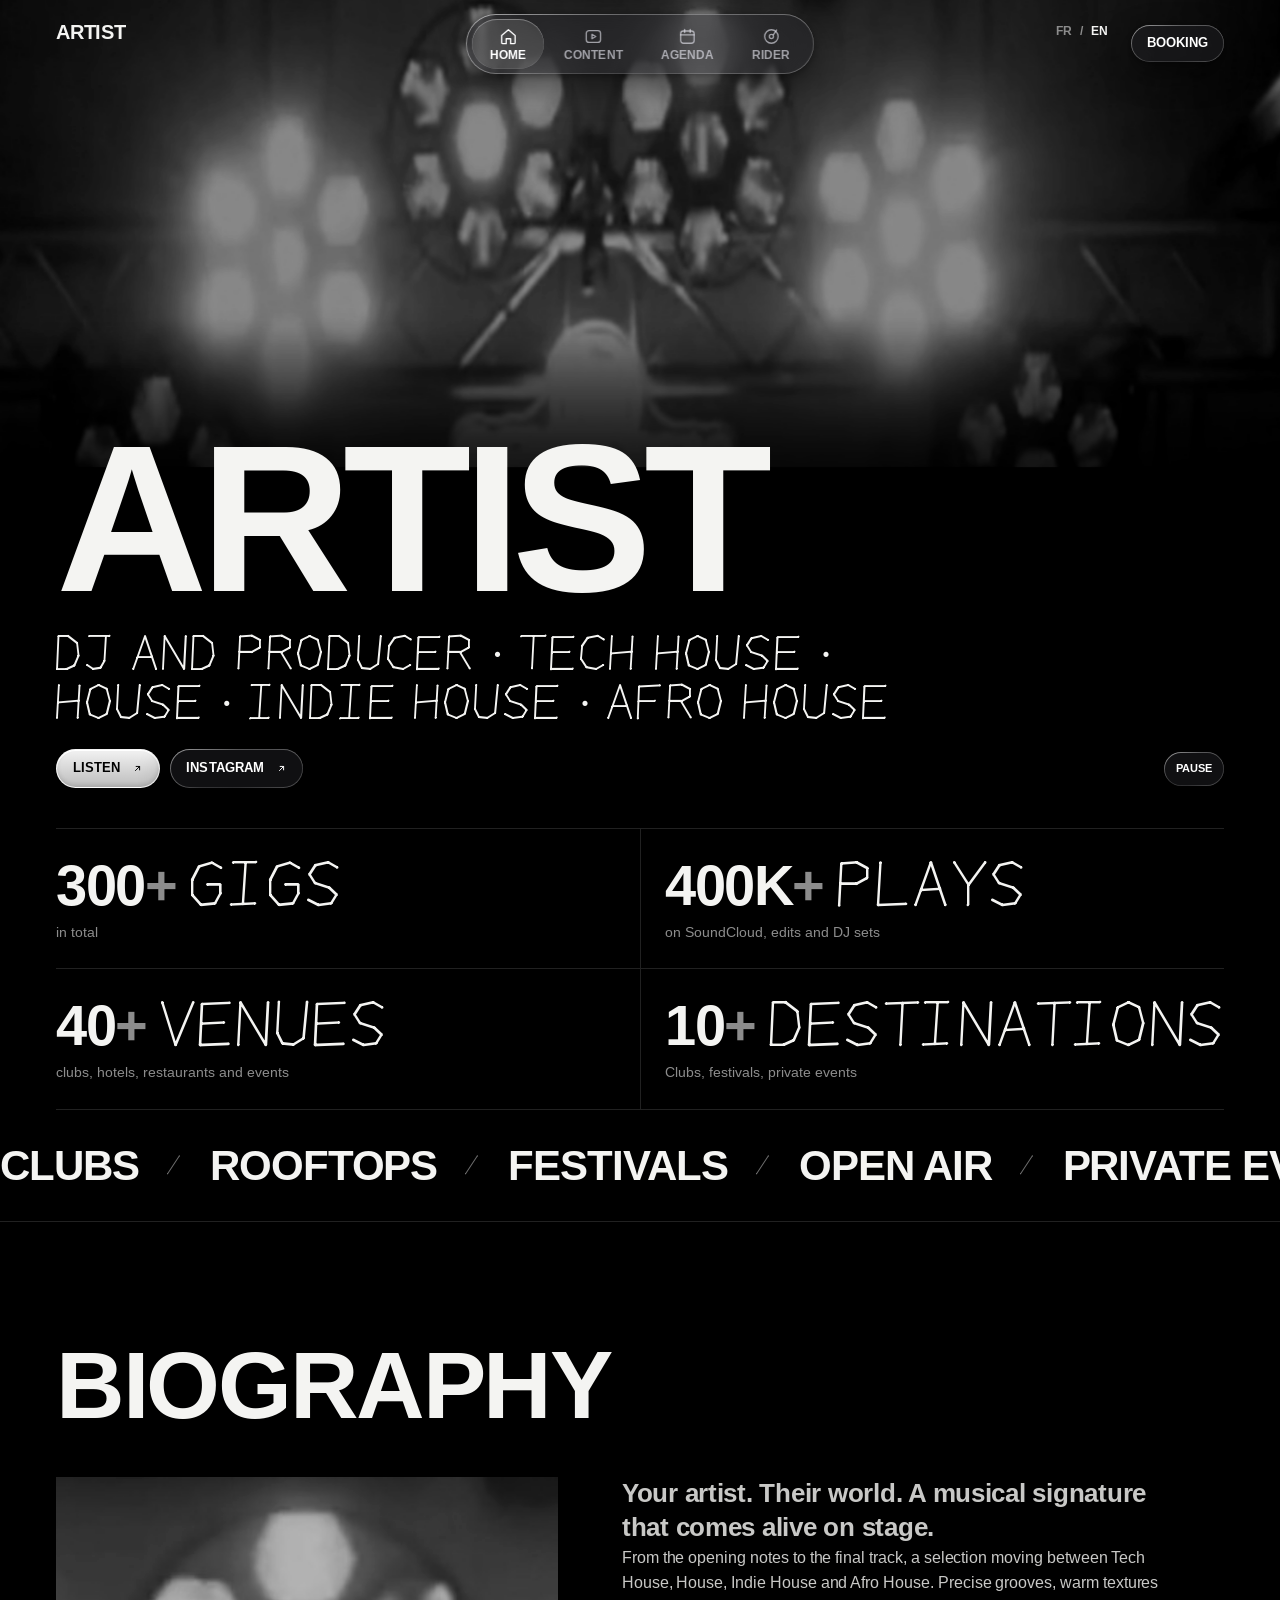
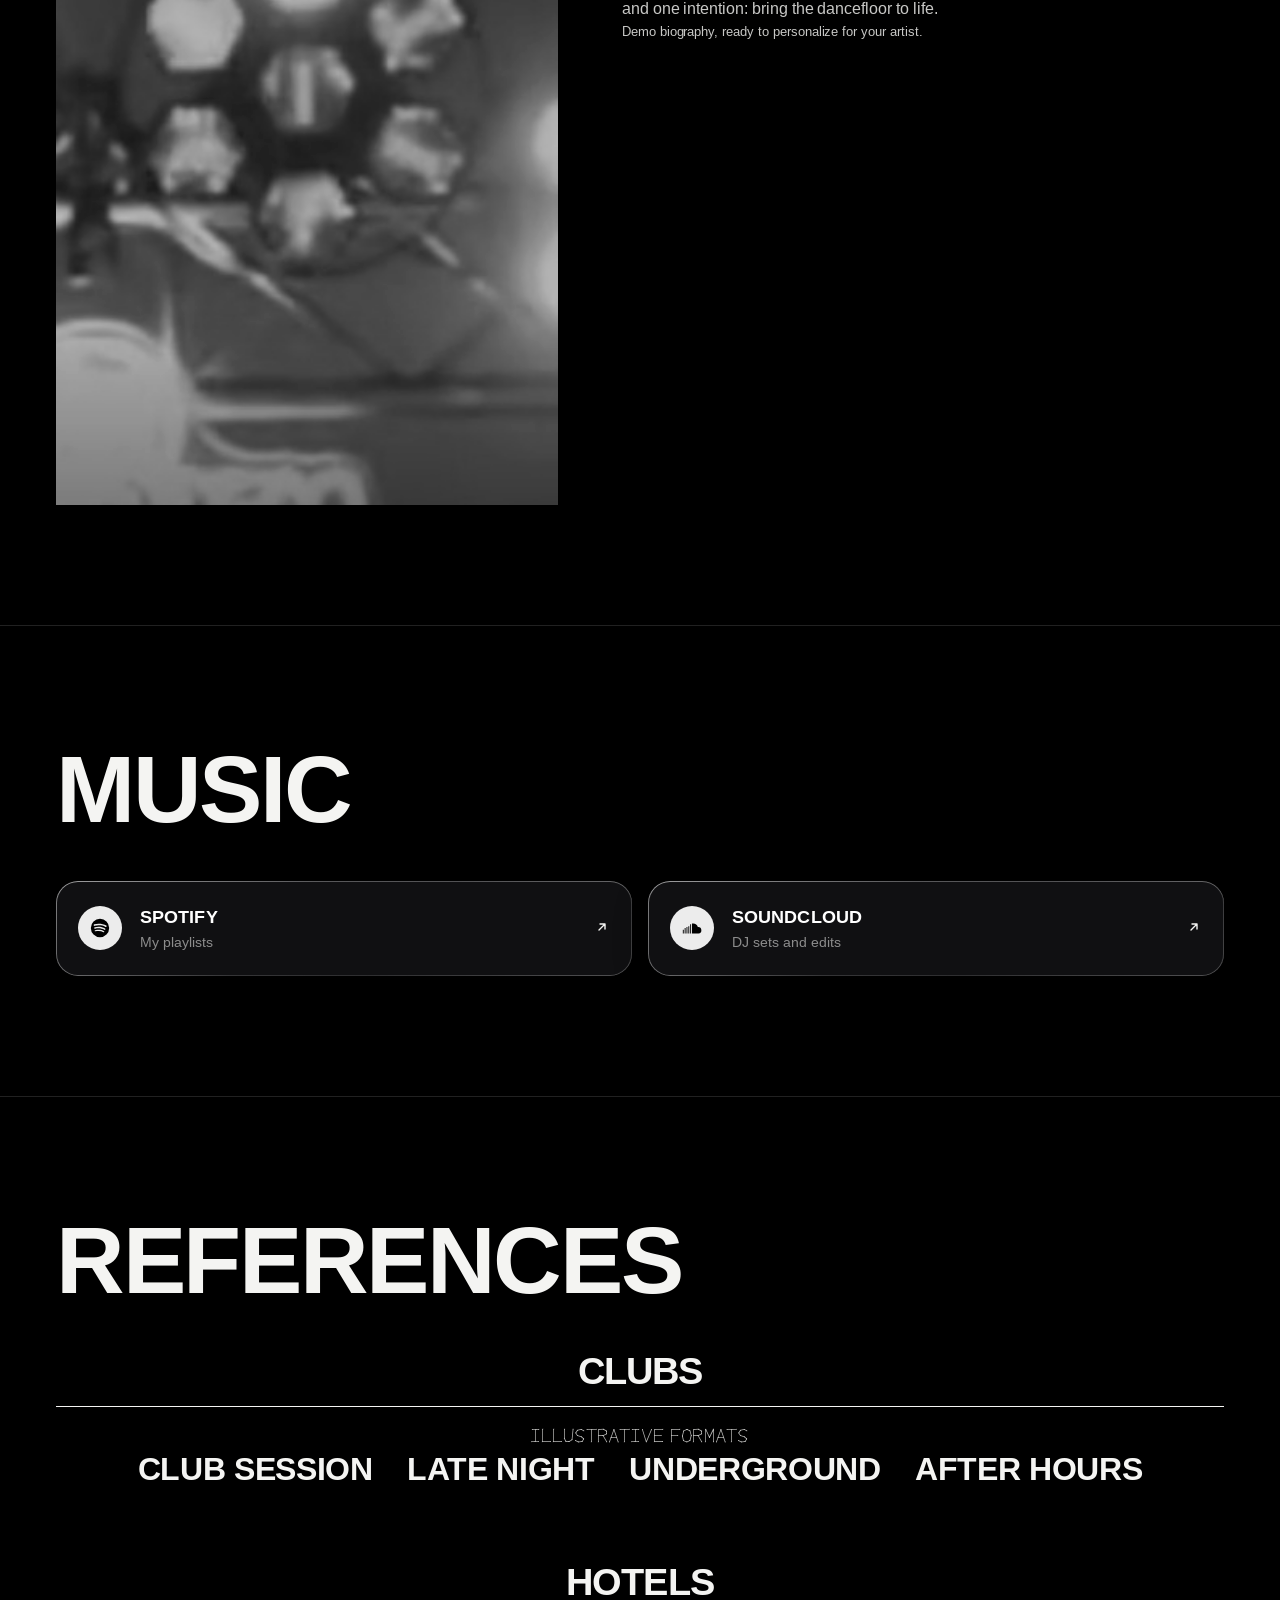
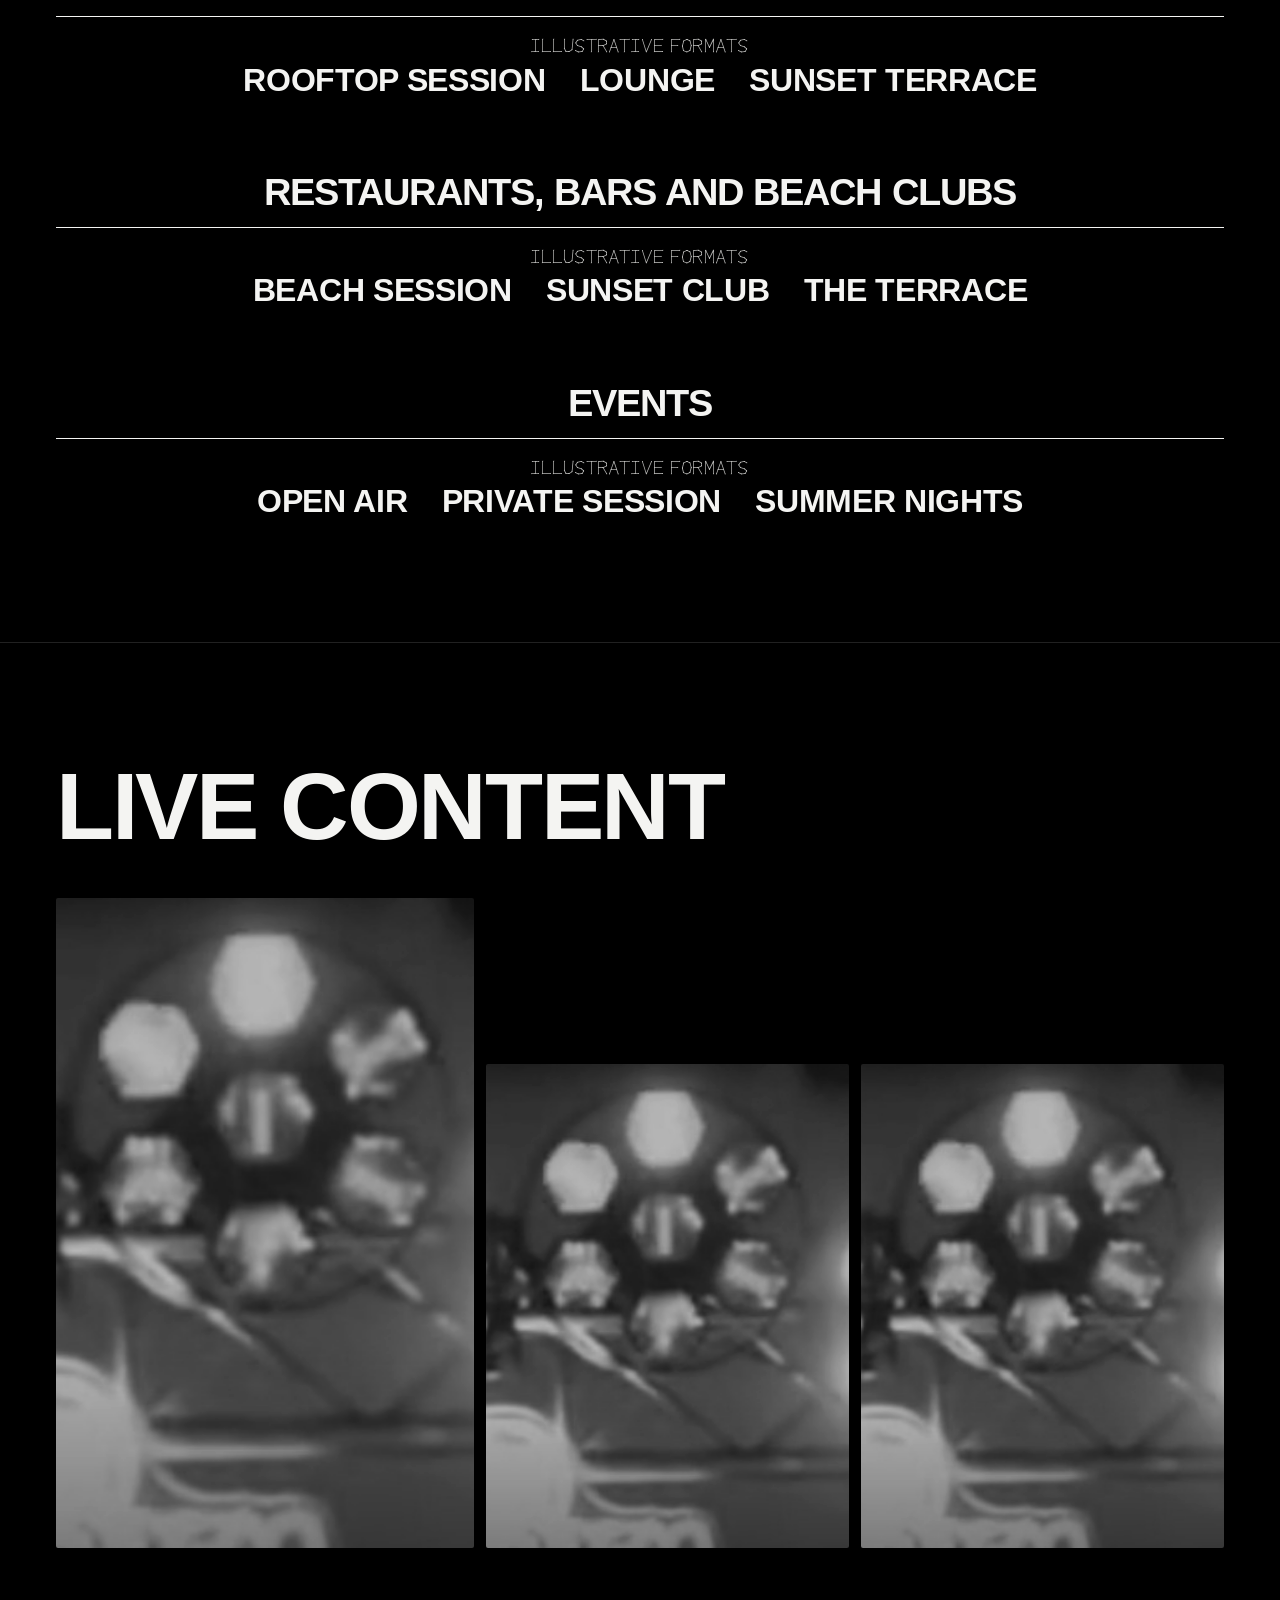
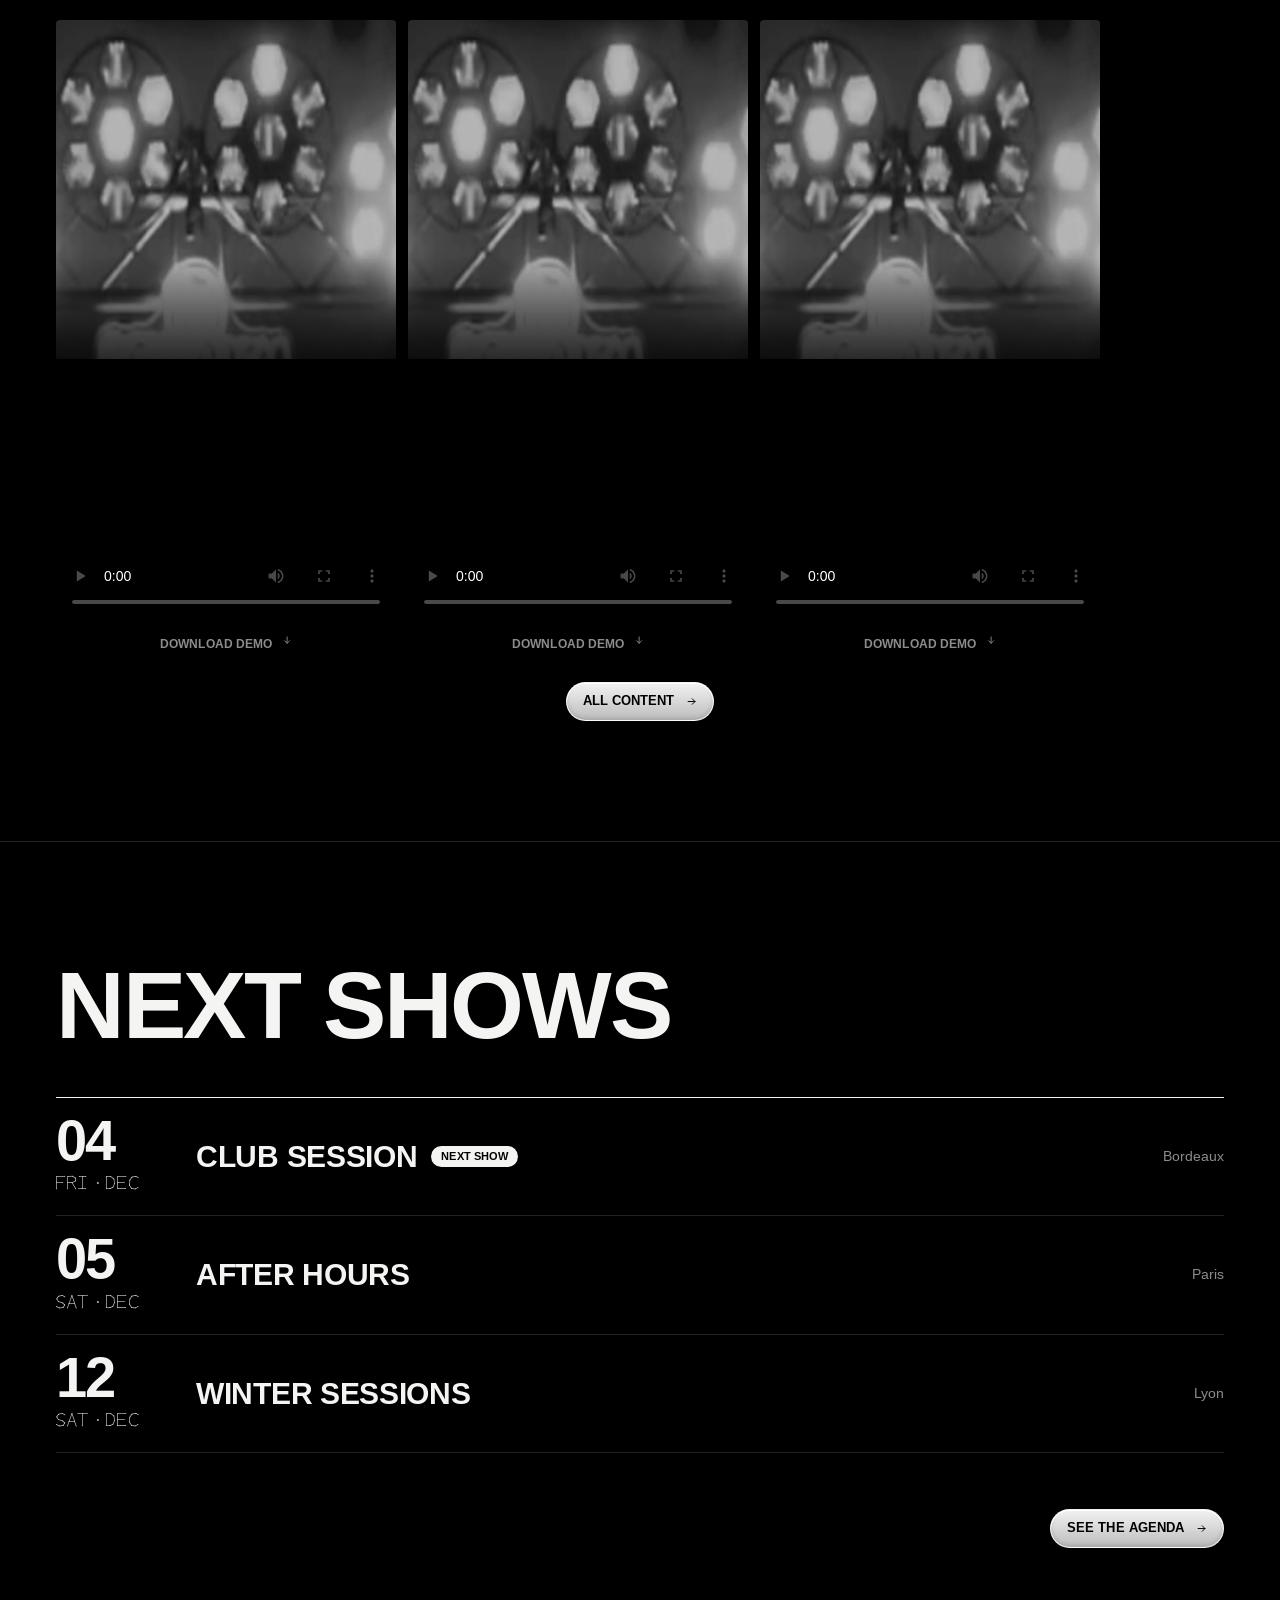
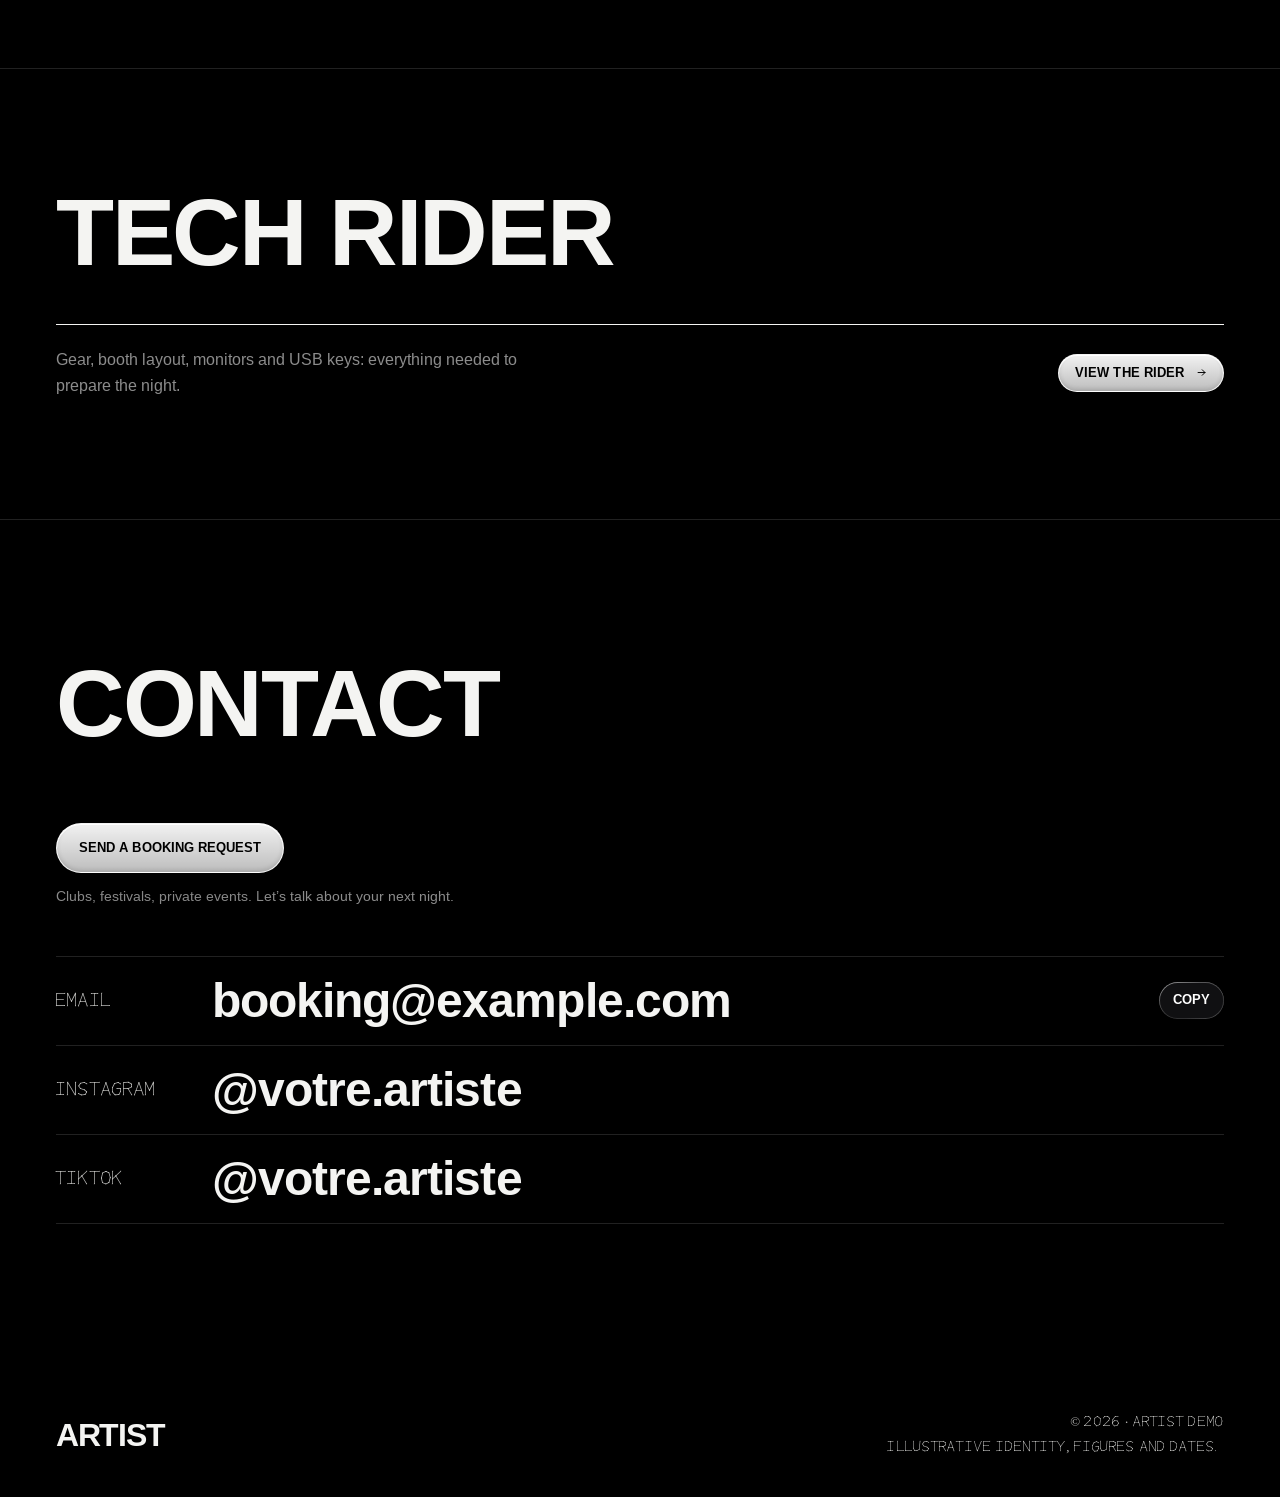
<file: index.html>
<!doctype html><html lang="fr"><head><meta charset="utf-8"><meta name="viewport" content="width=device-width, initial-scale=1, viewport-fit=cover"><meta name="theme-color" content="#000000"><meta name="robots" content="noindex,nofollow"><meta name="description" content="Unbranded artist website demonstration. Home, content, agenda and technical rider."><title>ARTIST · Home</title><link rel="icon" href="assets/favicon.svg" type="image/svg+xml"><link rel="stylesheet" href="assets/styles.css"><script src="assets/app.js" defer></script></head><body style="margin:0"><a class="skip-link" href="#top"><span lang="fr">Aller au contenu</span><span lang="en">Skip to content</span></a><div class="page" data-lang="fr"><div class="progress" aria-hidden="true"><span id="prog"></span></div><header class="bar">
  <a class="bar-wm" href="index.html">ARTIST</a>
  <nav class="tabs" aria-label="Pages"><a href="index.html" aria-current="page"><span class="ti" aria-hidden="true"><svg viewbox="0 0 24 24" fill="none" stroke="currentColor" stroke-width="1.7" stroke-linecap="round" stroke-linejoin="round"><path d="M3.5 10.6 12 3.5l8.5 7.1V19.5a1.5 1.5 0 0 1-1.5 1.5h-4.2v-6.2H9.2V21H5a1.5 1.5 0 0 1-1.5-1.5z"></path></svg></span><span class="tl"><span lang="fr">Accueil</span><span lang="en">Home</span></span></a><a href="contenu/index.html"><span class="ti" aria-hidden="true"><svg viewbox="0 0 24 24" fill="none" stroke="currentColor" stroke-width="1.7" stroke-linecap="round" stroke-linejoin="round"><rect x="3" y="4.5" width="18" height="15" rx="3.5"></rect><path d="M10.2 9.2v5.6l4.8-2.8z"></path></svg></span><span class="tl"><span lang="fr">Contenu</span><span lang="en">Content</span></span></a><a href="dates/index.html"><span class="ti" aria-hidden="true"><svg viewbox="0 0 24 24" fill="none" stroke="currentColor" stroke-width="1.7" stroke-linecap="round" stroke-linejoin="round"><rect x="3.5" y="5" width="17" height="15.5" rx="3.5"></rect><path d="M3.5 10h17M8.5 3v4M15.5 3v4"></path></svg></span><span class="tl">Agenda</span></a><a href="rider/index.html"><span class="ti" aria-hidden="true"><svg viewbox="0 0 24 24" fill="none" stroke="currentColor" stroke-width="1.7" stroke-linecap="round" stroke-linejoin="round"><circle cx="12" cy="12" r="8.5"></circle><circle cx="12" cy="12" r="2.6"></circle><path d="M18.5 3.8 14.6 9.6"></path></svg></span><span class="tl">Rider</span></a></nav>
  <div class="bar-r">
    <div class="lang" role="group" aria-label="Langue">
      <button type="button" id="lang-fr" data-l="fr" aria-pressed="true">FR</button><span aria-hidden="true" class="sep">/</span><button type="button" id="lang-en" data-l="en" aria-pressed="false">EN</button>
    </div>
    <a class="pill" href="#booking">Booking</a>
  </div>
</header>

<main id="top">
  <div class="hero">
    <img src="assets/stage-wide.jpg" fetchpriority="high" decoding="async" alt="Scène live en noir et blanc — visuel de démonstration">
    <video class="hero-vid" muted autoplay loop playsinline preload="metadata" aria-hidden="true" src="assets/stage-loop.mp4" poster="assets/stage-wide.jpg"></video>
    <div class="hero-in wrap">
      
      <div class="logo"><span class="wm">ARTIST</span></div>
      <h1><span lang="fr">DJ et Producteur</span><span lang="en">DJ and Producer</span> · Tech House · House · Indie House · Afro House</h1>
      <div class="ctas">
        <a class="pill solid" href="contenu/index.html" rel="noopener"><span lang="fr">Écouter</span><span lang="en">Listen</span><svg class="ar" viewbox="0 0 16 16" aria-hidden="true" fill="none" stroke="currentColor" stroke-width="1.4" stroke-linecap="round" stroke-linejoin="round"><path d="M5 11 11 5M6 5h5v5"></path></svg></a>
        <a class="pill" href="#contact" rel="noopener">Instagram<svg class="ar" viewbox="0 0 16 16" aria-hidden="true" fill="none" stroke="currentColor" stroke-width="1.4" stroke-linecap="round" stroke-linejoin="round"><path d="M5 11 11 5M6 5h5v5"></path></svg></a>
      </div>
    </div>
  <button type="button" class="pill media-pause" data-pause aria-pressed="false" aria-label="Pause background animation">Pause</button></div>

  <div class="wrap">
    <div class="stats">
      <div class="stat"><div class="n"><span class="nb"><span class="cu" data-to="300">300</span><em>+</em></span><span class="w"><span lang="fr">dates</span><span lang="en">gigs</span></span></div><div class="l"><span lang="fr">au total</span><span lang="en">in total</span></div></div>
      <div class="stat"><div class="n"><span class="nb"><span class="cu" data-to="400">400</span>K<em>+</em></span><span class="w"><span lang="fr">écoutes</span><span lang="en">plays</span></span></div><div class="l"><span lang="fr">sur SoundCloud, edits et DJ sets</span><span lang="en">on SoundCloud, edits and DJ sets</span></div></div>
      <div class="stat"><div class="n"><span class="nb"><span class="cu" data-to="40">40</span><em>+</em></span><span class="w"><span lang="fr">lieux</span><span lang="en">venues</span></span></div><div class="l"><span lang="fr">clubs, hôtels, restaurants et événements</span><span lang="en">clubs, hotels, restaurants and events</span></div></div>
      <div class="stat"><div class="n"><span class="nb"><span class="cu" data-to="10">10</span><em>+</em></span><span class="w"><span lang="fr">destinations</span><span lang="en">destinations</span></span></div><div class="l"><span lang="fr">Clubs, festivals, soirées privées</span><span lang="en">Clubs, festivals, private events</span></div></div>
    </div>
  </div>


  <div class="marquee" aria-label="Clubs">
    <div class="mq-track"><div class="mq-row"><span>CLUBS</span><i aria-hidden="true">/</i><span>ROOFTOPS</span><i aria-hidden="true">/</i><span>FESTIVALS</span><i aria-hidden="true">/</i><span>OPEN AIR</span><i aria-hidden="true">/</i><span>PRIVATE EVENTS</span><i aria-hidden="true">/</i><span>SUNSET SESSIONS</span><i aria-hidden="true">/</i><span>CLUBS</span><i aria-hidden="true">/</i><span>ROOFTOPS</span><i aria-hidden="true">/</i><span>FESTIVALS</span><i aria-hidden="true">/</i><span>OPEN AIR</span><i aria-hidden="true">/</i><span>PRIVATE EVENTS</span><i aria-hidden="true">/</i><span>SUNSET SESSIONS</span><i aria-hidden="true">/</i></div><div class="mq-row" aria-hidden="true"><span>CLUBS</span><i aria-hidden="true">/</i><span>ROOFTOPS</span><i aria-hidden="true">/</i><span>FESTIVALS</span><i aria-hidden="true">/</i><span>OPEN AIR</span><i aria-hidden="true">/</i><span>PRIVATE EVENTS</span><i aria-hidden="true">/</i><span>SUNSET SESSIONS</span><i aria-hidden="true">/</i><span>CLUBS</span><i aria-hidden="true">/</i><span>ROOFTOPS</span><i aria-hidden="true">/</i><span>FESTIVALS</span><i aria-hidden="true">/</i><span>OPEN AIR</span><i aria-hidden="true">/</i><span>PRIVATE EVENTS</span><i aria-hidden="true">/</i><span>SUNSET SESSIONS</span><i aria-hidden="true">/</i></div></div></div>

  <section class="s" id="bio">
    <div class="wrap">
      <div class="s-head">
        <h2><span lang="fr">Biographie</span><span lang="en">Biography</span><span class="star" aria-hidden="true"></span></h2>
      </div>
      <div class="bio">
        <figure>
          <img src="assets/stage-2.jpg" loading="lazy" decoding="async" alt="Scène live en noir et blanc — visuel de démonstration">
          
        </figure>
        <div class="bio-txt"><div><p class="lead" lang="fr">Votre artiste. Son univers. Une signature musicale qui prend vie sur scène.</p><p class="lead" lang="en">Your artist. Their world. A musical signature that comes alive on stage.</p><p lang="fr">Des premières notes au dernier morceau, une sélection qui navigue entre Tech House, House, Indie House et Afro House. Des grooves précis, des textures chaleureuses et une seule intention : faire vivre le dancefloor.</p><p lang="en">From the opening notes to the final track, a selection moving between Tech House, House, Indie House and Afro House. Precise grooves, warm textures and one intention: bring the dancefloor to life.</p><p class="demo-note"><span lang="fr">Biographie de démonstration, à personnaliser pour votre artiste.</span><span lang="en">Demo biography, ready to personalize for your artist.</span></p></div></div></div>
    </div>
  </section>

  <section class="s" id="son">
    <div class="wrap">
      <div class="s-head">
        <h2><span lang="fr">Musique</span><span lang="en">Music</span></h2>
      </div>
      <div class="links">
        <a class="link-card" href="contenu/index.html" rel="noopener">
          <span class="ic" aria-hidden="true"><svg viewbox="0 0 24 24" fill="currentColor"><path d="M12 2a10 10 0 1 0 0 20 10 10 0 0 0 0-20zm4.6 14.4a.62.62 0 0 1-.86.2c-2.35-1.43-5.3-1.76-8.79-.96a.62.62 0 1 1-.28-1.21c3.81-.87 7.08-.5 9.72 1.11.29.18.39.56.21.86zm1.23-2.73a.78.78 0 0 1-1.07.26c-2.69-1.65-6.79-2.13-9.97-1.17a.78.78 0 1 1-.45-1.49c3.63-1.1 8.15-.57 11.23 1.33.37.22.48.7.26 1.07zm.1-2.85C14.7 8.9 9.38 8.73 6.3 9.66a.94.94 0 1 1-.54-1.8c3.53-1.07 9.4-.86 13.12 1.34a.94.94 0 0 1-.95 1.62z"></path></svg></span>
          <span><strong>Spotify</strong><span class="sub"><span lang="fr">Mes playlists</span><span lang="en">My playlists</span></span></span>
          <span class="arr"><svg class="ar" viewbox="0 0 16 16" aria-hidden="true" fill="none" stroke="currentColor" stroke-width="1.4" stroke-linecap="round" stroke-linejoin="round"><path d="M5 11 11 5M6 5h5v5"></path></svg></span>
        </a>
        <a class="link-card" href="contenu/index.html" rel="noopener">
          <span class="ic" aria-hidden="true"><svg viewbox="0 0 24 24" fill="currentColor"><path d="M2 14h1v4H2zm2-2h1v6H4zm2-1h1v7H6zm2-1h1v8H8zm2-2h1v10h-1zm2-1c.3 0 .6 0 .9.1A5.5 5.5 0 0 1 18.4 11 3 3 0 1 1 19 18h-7V7z"></path></svg></span>
          <span><strong>SoundCloud</strong><span class="sub"><span lang="fr">DJ sets et edits</span><span lang="en">DJ sets and edits</span></span></span>
          <span class="arr"><svg class="ar" viewbox="0 0 16 16" aria-hidden="true" fill="none" stroke="currentColor" stroke-width="1.4" stroke-linecap="round" stroke-linejoin="round"><path d="M5 11 11 5M6 5h5v5"></path></svg></span>
        </a>
      </div>
    </div>
  </section>

  <section class="s" id="experiences">
    <div class="wrap">
      <div class="s-head">
        <h2><span lang="fr">Références</span><span lang="en">References</span></h2>
      </div>
      <div class="venues"><div class="city"><h3><span lang="fr">Clubs</span><span lang="en">Clubs</span></h3><p class="wall"><span class="wg"><span class="wc"><span lang="fr">Exemples de formats</span><span lang="en">Illustrative formats</span></span> <span class="wn">CLUB SESSION</span> <span class="wn">LATE NIGHT</span> <span class="wn">UNDERGROUND</span> <span class="wn">AFTER HOURS</span></span></p></div><div class="city"><h3><span lang="fr">Hôtels</span><span lang="en">Hotels</span></h3><p class="wall"><span class="wg"><span class="wc"><span lang="fr">Exemples de formats</span><span lang="en">Illustrative formats</span></span> <span class="wn">ROOFTOP SESSION</span> <span class="wn">LOUNGE</span> <span class="wn">SUNSET TERRACE</span></span></p></div><div class="city"><h3><span lang="fr">Restaurants, bars et beach clubs</span><span lang="en">Restaurants, bars and beach clubs</span></h3><p class="wall"><span class="wg"><span class="wc"><span lang="fr">Exemples de formats</span><span lang="en">Illustrative formats</span></span> <span class="wn">BEACH SESSION</span> <span class="wn">SUNSET CLUB</span> <span class="wn">THE TERRACE</span></span></p></div><div class="city"><h3><span lang="fr">Événements</span><span lang="en">Events</span></h3><p class="wall"><span class="wg"><span class="wc"><span lang="fr">Exemples de formats</span><span lang="en">Illustrative formats</span></span> <span class="wn">OPEN AIR</span> <span class="wn">PRIVATE SESSION</span> <span class="wn">SUMMER NIGHTS</span></span></p></div></div></div>
  </section>

  <section class="s" id="images">
    <div class="wrap">
      <div class="s-head">
        <h2><span lang="fr">Contenu live</span><span lang="en">Live content</span></h2>
      </div>
      <div class="gallery">
        <figure class="g1"><img src="assets/stage-2.jpg" loading="lazy" decoding="async" alt="Scène live en noir et blanc — visuel de démonstration"></figure>
        <figure class="g2"><img src="assets/stage-2.jpg" loading="lazy" decoding="async" alt="Scène live en noir et blanc — visuel de démonstration"></figure>
        <figure class="g3"><img src="assets/stage-2.jpg" loading="lazy" decoding="async" alt="Scène live en noir et blanc — visuel de démonstration"></figure>
      </div>
      <div class="vslider">
        <div class="vtrack" id="vtrack" tabindex="0" aria-label="Vidéos live">
          <figure class="vplayer"><video class="v-full" controls playsinline preload="metadata" poster="assets/stage-wide.jpg" src="assets/stage-loop.mp4"></video><a class="vdl" href="assets/stage-loop.mp4" download="live-demo.mp4" rel="noopener"><span lang="fr">Télécharger la démo</span><span lang="en">Download demo</span><svg class="ar" viewbox="0 0 16 16" aria-hidden="true" fill="none" stroke="currentColor" stroke-width="1.4" stroke-linecap="round" stroke-linejoin="round"><path d="M8 3v10M4 9l4 4 4-4"></path></svg></a></figure>
          <figure class="vplayer"><video class="v-full" controls playsinline preload="metadata" poster="assets/stage-wide.jpg" src="assets/stage-loop.mp4"></video><a class="vdl" href="assets/stage-loop.mp4" download="live-demo.mp4" rel="noopener"><span lang="fr">Télécharger la démo</span><span lang="en">Download demo</span><svg class="ar" viewbox="0 0 16 16" aria-hidden="true" fill="none" stroke="currentColor" stroke-width="1.4" stroke-linecap="round" stroke-linejoin="round"><path d="M8 3v10M4 9l4 4 4-4"></path></svg></a></figure>
          <figure class="vplayer"><video class="v-full" controls playsinline preload="metadata" poster="assets/stage-wide.jpg" src="assets/stage-loop.mp4"></video><a class="vdl" href="assets/stage-loop.mp4" download="live-demo.mp4" rel="noopener"><span lang="fr">Télécharger la démo</span><span lang="en">Download demo</span><svg class="ar" viewbox="0 0 16 16" aria-hidden="true" fill="none" stroke="currentColor" stroke-width="1.4" stroke-linecap="round" stroke-linejoin="round"><path d="M8 3v10M4 9l4 4 4-4"></path></svg></a></figure>
        </div>
        <div class="vnav">
          <button type="button" class="vbtn" id="vprev" aria-label="Vidéo précédente"><svg class="ar" viewbox="0 0 16 16" aria-hidden="true" fill="none" stroke="currentColor" stroke-width="1.4" stroke-linecap="round" stroke-linejoin="round"><path d="M13 8H3M7 4L3 8l4 4"></path></svg></button>
          <div class="vdots" id="vdots"><span></span><span></span><span></span></div>
          <button type="button" class="vbtn" id="vnext" aria-label="Vidéo suivante"><svg class="ar" viewbox="0 0 16 16" aria-hidden="true" fill="none" stroke="currentColor" stroke-width="1.4" stroke-linecap="round" stroke-linejoin="round"><path d="M3 8h10M9 4l4 4-4 4"></path></svg></button>
        </div>
      </div>
    </div>
    <div class="dnote" style="justify-content:center;margin-top:28px"><a class="pill solid" href="contenu/index.html"><span lang="fr">Tout le contenu</span><span lang="en">All content</span><svg class="ar" viewbox="0 0 16 16" aria-hidden="true" fill="none" stroke="currentColor" stroke-width="1.4" stroke-linecap="round" stroke-linejoin="round"><path d="M3 8h10M9 4l4 4-4 4"></path></svg></a></div>
    </section>

  <section class="s" id="next">
    <div class="wrap">
      <div class="s-head">
        <h2><span lang="fr">Prochaines dates</span><span lang="en">Next shows</span></h2>
      </div>
      <div class="upnext">
        <ol class="shows" data-limit="3"><li class="show" data-date="2026-11-20" data-city="Paris"><span class="sd"><b>20</b><small><span lang="fr">Ven</span><span lang="en">Fri</span> · <span lang="fr">Nov</span><span lang="en">Nov</span></small></span><span class="sv">Club Session<em class="snext"><span lang="fr">Prochaine date</span><span lang="en">Next show</span></em></span><span class="sc">Paris</span></li><li class="show" data-date="2026-11-21" data-city="Bordeaux"><span class="sd"><b>21</b><small><span lang="fr">Sam</span><span lang="en">Sat</span> · <span lang="fr">Nov</span><span lang="en">Nov</span></small></span><span class="sv">Rooftop Session<em class="snext"><span lang="fr">Prochaine date</span><span lang="en">Next show</span></em></span><span class="sc">Bordeaux</span></li><li class="show" data-date="2026-11-27" data-city="Paris"><span class="sd"><b>27</b><small><span lang="fr">Ven</span><span lang="en">Fri</span> · <span lang="fr">Nov</span><span lang="en">Nov</span></small></span><span class="sv">Late Night<em class="snext"><span lang="fr">Prochaine date</span><span lang="en">Next show</span></em></span><span class="sc">Paris</span></li><li class="show" data-date="2026-11-28" data-city="Lyon"><span class="sd"><b>28</b><small><span lang="fr">Sam</span><span lang="en">Sat</span> · <span lang="fr">Nov</span><span lang="en">Nov</span></small></span><span class="sv">Private Session<em class="snext"><span lang="fr">Prochaine date</span><span lang="en">Next show</span></em></span><span class="sc">Lyon</span></li><li class="show" data-date="2026-12-04" data-city="Bordeaux"><span class="sd"><b>04</b><small><span lang="fr">Ven</span><span lang="en">Fri</span> · <span lang="fr">Déc</span><span lang="en">Dec</span></small></span><span class="sv">Club Session<em class="snext"><span lang="fr">Prochaine date</span><span lang="en">Next show</span></em></span><span class="sc">Bordeaux</span></li><li class="show" data-date="2026-12-05" data-city="Paris"><span class="sd"><b>05</b><small><span lang="fr">Sam</span><span lang="en">Sat</span> · <span lang="fr">Déc</span><span lang="en">Dec</span></small></span><span class="sv">After Hours<em class="snext"><span lang="fr">Prochaine date</span><span lang="en">Next show</span></em></span><span class="sc">Paris</span></li><li class="show" data-date="2026-12-12" data-city="Lyon"><span class="sd"><b>12</b><small><span lang="fr">Sam</span><span lang="en">Sat</span> · <span lang="fr">Déc</span><span lang="en">Dec</span></small></span><span class="sv">Winter Sessions<em class="snext"><span lang="fr">Prochaine date</span><span lang="en">Next show</span></em></span><span class="sc">Lyon</span></li><li class="show" data-date="2026-12-19" data-city="Paris"><span class="sd"><b>19</b><small><span lang="fr">Sam</span><span lang="en">Sat</span> · <span lang="fr">Déc</span><span lang="en">Dec</span></small></span><span class="sv">Rooftop Session<em class="snext"><span lang="fr">Prochaine date</span><span lang="en">Next show</span></em></span><span class="sc">Paris</span></li><li class="show" data-date="2026-12-31" data-city="Bordeaux"><span class="sd"><b>31</b><small><span lang="fr">Jeu</span><span lang="en">Thu</span> · <span lang="fr">Déc</span><span lang="en">Dec</span></small></span><span class="sv">New Year’s Eve<em class="snext"><span lang="fr">Prochaine date</span><span lang="en">Next show</span></em></span><span class="sc">Bordeaux</span></li><li class="show" data-date="2027-01-08" data-city="Paris"><span class="sd"><b>08</b><small><span lang="fr">Ven</span><span lang="en">Fri</span> · <span lang="fr">Jan</span><span lang="en">Jan</span></small></span><span class="sv">Club Session<em class="snext"><span lang="fr">Prochaine date</span><span lang="en">Next show</span></em></span><span class="sc">Paris</span></li><li class="show" data-date="2027-01-16" data-city="Lyon"><span class="sd"><b>16</b><small><span lang="fr">Sam</span><span lang="en">Sat</span> · <span lang="fr">Jan</span><span lang="en">Jan</span></small></span><span class="sv">Private Session<em class="snext"><span lang="fr">Prochaine date</span><span lang="en">Next show</span></em></span><span class="sc">Lyon</span></li></ol>
        <p class="upempty"><span lang="fr">Nouvelles soirées bientôt.</span><span lang="en">New shows coming soon.</span></p>
      </div>
      <div class="dnote"><p></p><a class="pill solid" href="dates/index.html"><span lang="fr">Voir l’agenda</span><span lang="en">See the agenda</span><svg class="ar" viewbox="0 0 16 16" aria-hidden="true" fill="none" stroke="currentColor" stroke-width="1.4" stroke-linecap="round" stroke-linejoin="round"><path d="M3 8h10M9 4l4 4-4 4"></path></svg></a></div>
    </div>
  </section>

  <section class="s" id="rider">
    <div class="wrap">
      <div class="s-head">
        <h2><span lang="fr">Rider technique</span><span lang="en">Tech rider</span></h2>
      </div>
      <div class="rteaser">
        <p><span lang="fr">Matériel, schéma de la cabine, retours et clés USB : tout ce qu’il faut pour préparer la soirée.</span><span lang="en">Gear, booth layout, monitors and USB keys: everything needed to prepare the night.</span></p>
        <a class="pill solid" href="rider/index.html"><span lang="fr">Voir le rider</span><span lang="en">View the rider</span><svg class="ar" viewbox="0 0 16 16" aria-hidden="true" fill="none" stroke="currentColor" stroke-width="1.4" stroke-linecap="round" stroke-linejoin="round"><path d="M3 8h10M9 4l4 4-4 4"></path></svg></a>
      </div>
    </div>
  </section>

  <section class="contact" id="contact"><div class="wrap"><div class="s-head"><h2>Contact</h2></div><div class="bk" id="booking"><button type="button" class="pill solid bk-btn" data-booking><span lang="fr">Faire une demande de booking</span><span lang="en">Send a booking request</span></button><p class="bk-note"><span lang="fr">Clubs, festivals, événements privés. Parlons de votre prochaine soirée.</span><span lang="en">Clubs, festivals, private events. Let’s talk about your next night.</span></p></div><dl class="c-rows"><div class="c-row"><dt>Email</dt><dd class="lc">booking@example.com</dd><button class="copy" type="button" data-t="booking@example.com"><span lang="fr">Copier</span><span lang="en">Copy</span></button></div><div class="c-row"><dt>Instagram</dt><dd class="lc"><button class="social-text" type="button" data-social="Instagram">@votre.artiste</button></dd><span></span></div><div class="c-row"><dt>TikTok</dt><dd class="lc"><button class="social-text" type="button" data-social="TikTok">@votre.artiste</button></dd><span></span></div></dl></div></section><footer class="wrap"><a class="logo-s" href="index.html" style="text-decoration:none"><span class="wm">ARTIST</span></a><div class="footer-notes"><small>© 2026 · <span lang="fr">Maquette artiste</span><span lang="en">Artist demo</span></small><small><span lang="fr">Identité, chiffres et dates illustratifs.</span><span lang="en">Illustrative identity, figures and dates.</span></small></div></footer></main>

<dialog id="photo-modal" aria-label="Photo"><div class="dialog-top"><span class="eyebrow"><span lang="fr">Photothèque</span><span lang="en">Photo library</span></span><button class="copy" type="button" data-close><span lang="fr">Fermer</span><span lang="en">Close</span></button></div><img alt="" id="photo-large"><p id="photo-caption"></p><a class="pill" id="photo-download" download><span lang="fr">Télécharger la photo</span><span lang="en">Download photo</span></a></dialog><dialog id="social-modal" class="dialog-preview" aria-labelledby="social-title"><div class="dialog-top"><h2 id="social-title">Social</h2><button class="copy" type="button" data-close><span lang="fr">Fermer</span><span lang="en">Close</span></button></div><p><span lang="fr">Cet emplacement accueillera le profil de votre artiste. Aucun lien vers l’artiste de référence n’est conservé.</span><span lang="en">This space will link to your artist’s profile. The reference artist’s accounts have been removed.</span></p></dialog><dialog id="booking-modal" class="dialog-preview" aria-labelledby="booking-title"><div class="dialog-top"><h2 id="booking-title">Booking</h2><button class="copy" type="button" data-close><span lang="fr">Fermer</span><span lang="en">Close</span></button></div><p><span lang="fr">Préparez votre demande. Cette démonstration n’envoie aucune donnée.</span><span lang="en">Prepare your request. This demonstration does not send any data.</span></p><form class="booking-form" id="booking-form"><label><span lang="fr">Votre nom</span><span lang="en">Your name</span><input name="name" autocomplete="name" required></label><label>Email<input type="email" name="email" autocomplete="email" required></label><label><span lang="fr">Date de l’événement</span><span lang="en">Event date</span><input type="date" name="date" required></label><label><span lang="fr">Lieu et ville</span><span lang="en">Venue and city</span><input name="venue" required></label><label class="full"><span lang="fr">Parlez-nous de votre soirée</span><span lang="en">Tell us about your event</span><textarea name="message" required></textarea></label><button class="pill solid full" type="submit"><span lang="fr">Prévisualiser la demande</span><span lang="en">Preview request</span></button></form><div class="form-result" id="booking-result" hidden role="status"></div></dialog></div><svg width="0" height="0" style="position:absolute" aria-hidden="true"><filter id="lgr" filterUnits="userSpaceOnUse" primitiveUnits="userSpaceOnUse" x="0" y="0" width="200" height="60" color-interpolation-filters="sRGB"><feImage id="lgr-map" x="0" y="0" width="200" height="60" preserveAspectRatio="none" result="m"/><feDisplacementMap in="SourceGraphic" in2="m" scale="16" xChannelSelector="R" yChannelSelector="G"/></filter></svg></body></html>
</file>
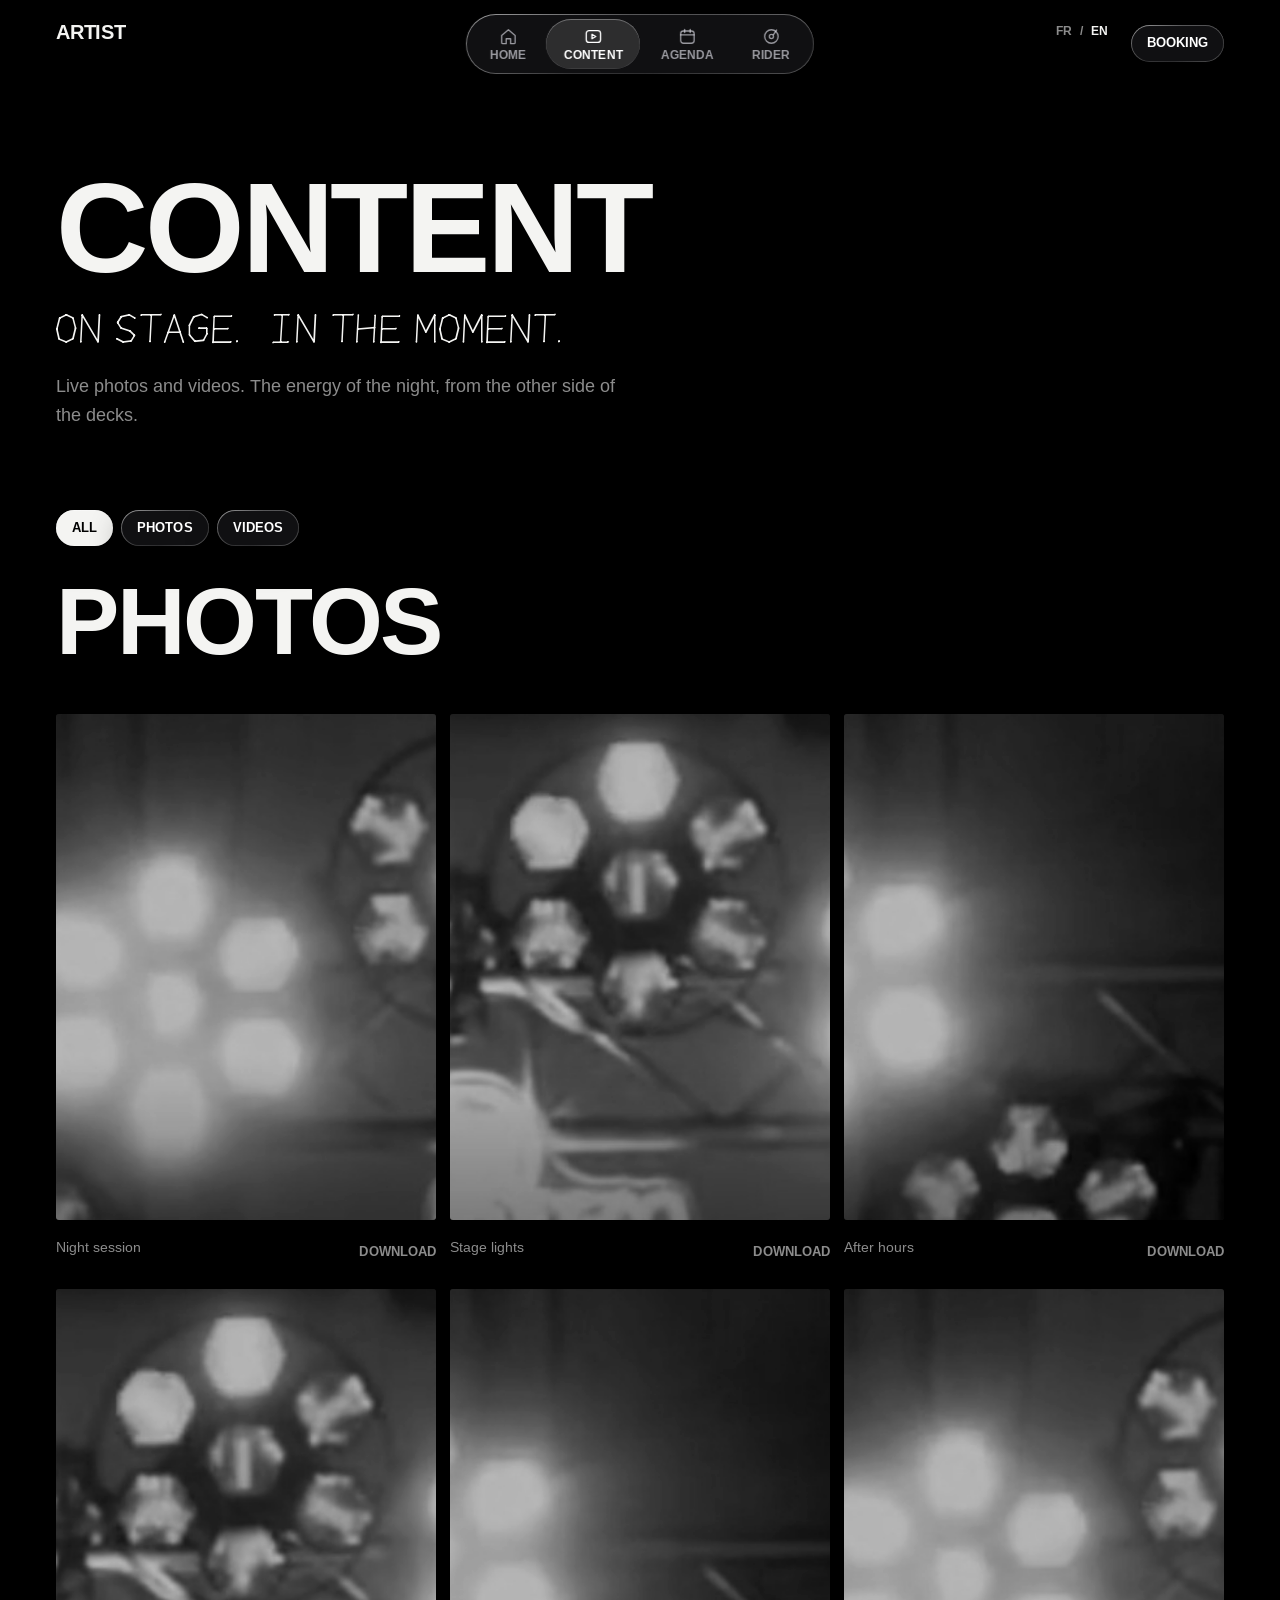
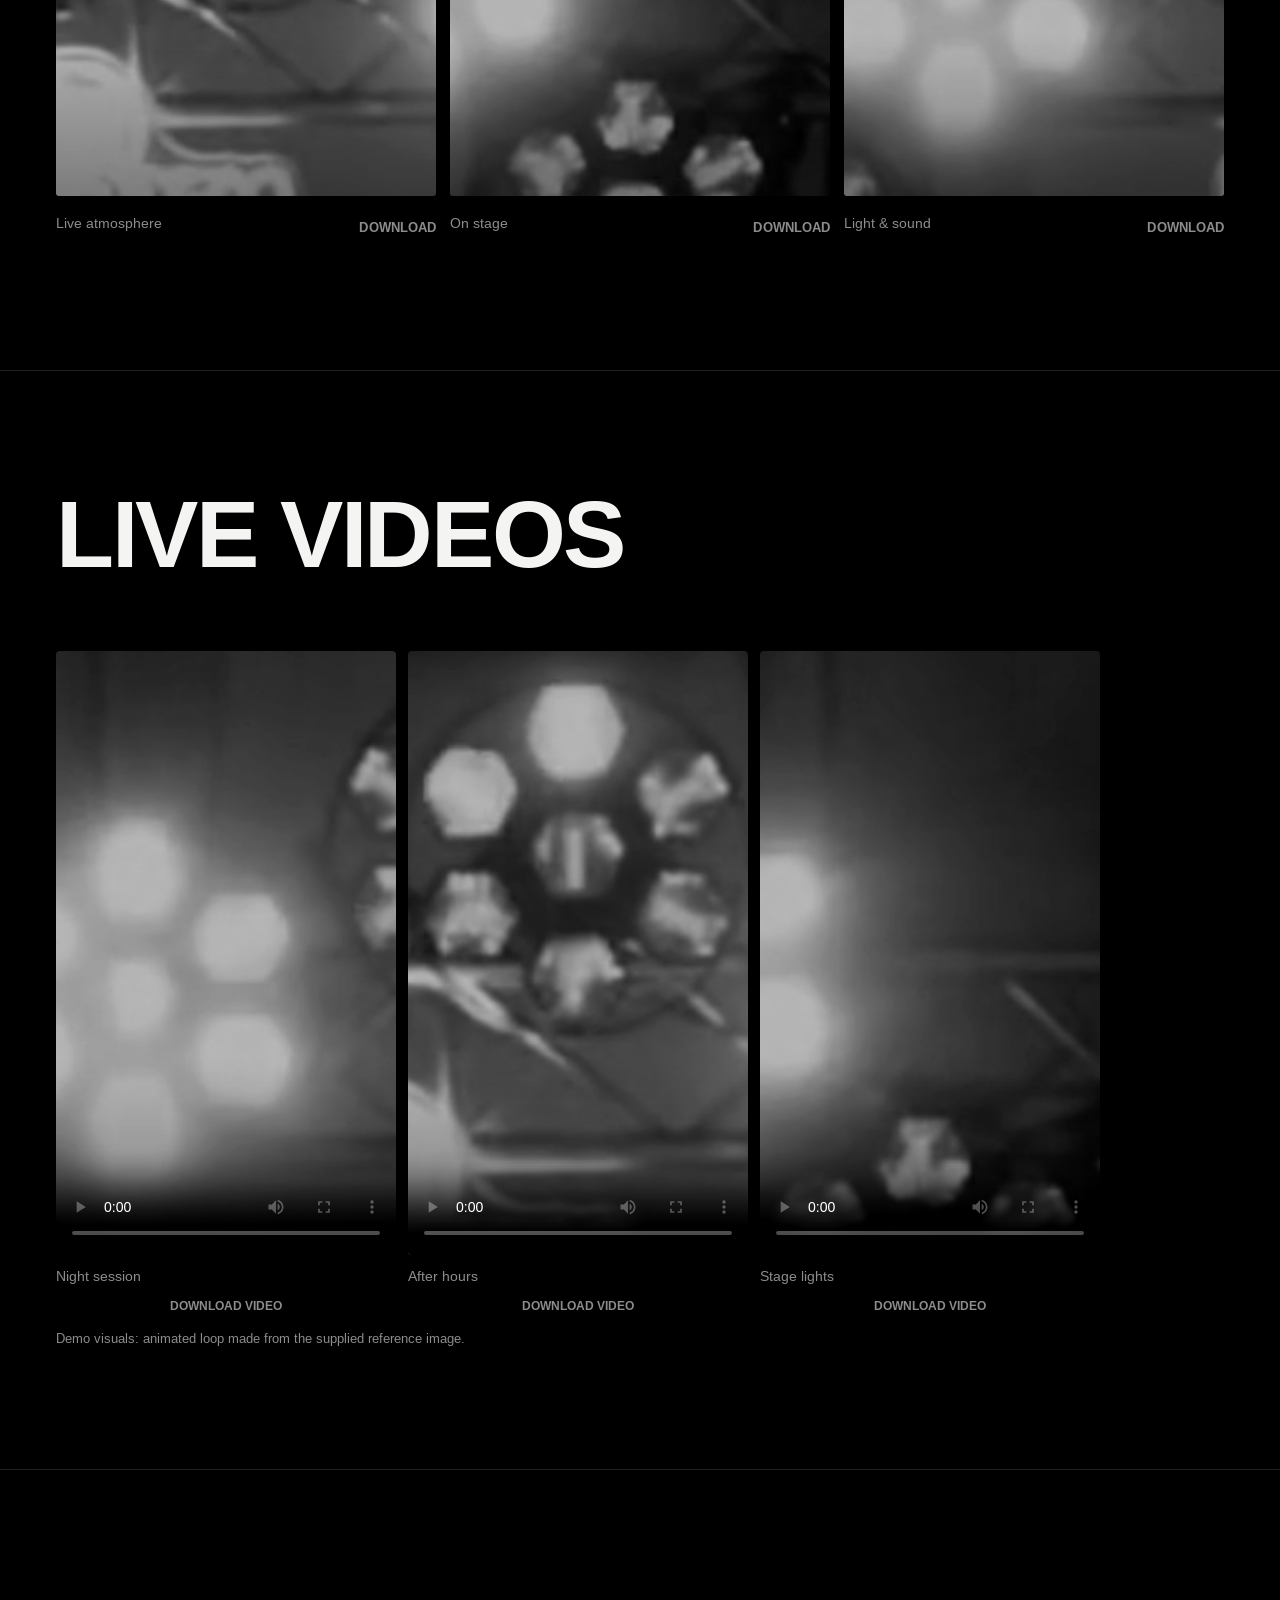
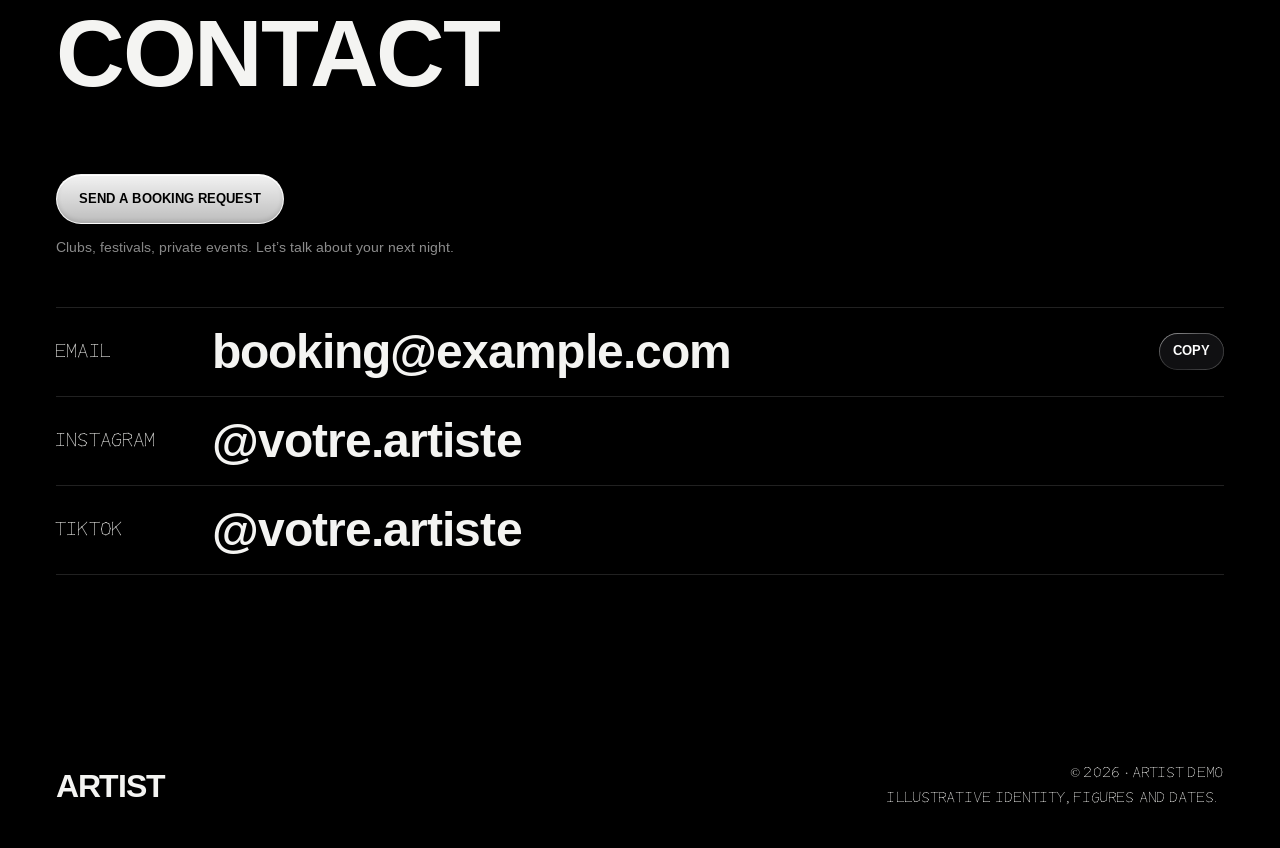
<file: contenu/index.html>
<!doctype html><html lang="fr"><head><meta charset="utf-8"><meta name="viewport" content="width=device-width, initial-scale=1, viewport-fit=cover"><meta name="theme-color" content="#000000"><meta name="robots" content="noindex,nofollow"><meta name="description" content="Unbranded artist website demonstration. Home, content, agenda and technical rider."><title>ARTIST · Content</title><link rel="icon" href="../assets/favicon.svg" type="image/svg+xml"><link rel="stylesheet" href="../assets/styles.css"><script src="../assets/app.js" defer></script></head><body style="margin:0"><a class="skip-link" href="#top"><span lang="fr">Aller au contenu</span><span lang="en">Skip to content</span></a><div class="page" data-lang="fr"><div class="progress" aria-hidden="true"><span id="prog"></span></div><header class="bar">
  <a class="bar-wm" href="../index.html">ARTIST</a>
  <nav class="tabs" aria-label="Pages"><a href="../index.html"><span class="ti" aria-hidden="true"><svg viewbox="0 0 24 24" fill="none" stroke="currentColor" stroke-width="1.7" stroke-linecap="round" stroke-linejoin="round"><path d="M3.5 10.6 12 3.5l8.5 7.1V19.5a1.5 1.5 0 0 1-1.5 1.5h-4.2v-6.2H9.2V21H5a1.5 1.5 0 0 1-1.5-1.5z"></path></svg></span><span class="tl"><span lang="fr">Accueil</span><span lang="en">Home</span></span></a><a href="../contenu/index.html" aria-current="page"><span class="ti" aria-hidden="true"><svg viewbox="0 0 24 24" fill="none" stroke="currentColor" stroke-width="1.7" stroke-linecap="round" stroke-linejoin="round"><rect x="3" y="4.5" width="18" height="15" rx="3.5"></rect><path d="M10.2 9.2v5.6l4.8-2.8z"></path></svg></span><span class="tl"><span lang="fr">Contenu</span><span lang="en">Content</span></span></a><a href="../dates/index.html"><span class="ti" aria-hidden="true"><svg viewbox="0 0 24 24" fill="none" stroke="currentColor" stroke-width="1.7" stroke-linecap="round" stroke-linejoin="round"><rect x="3.5" y="5" width="17" height="15.5" rx="3.5"></rect><path d="M3.5 10h17M8.5 3v4M15.5 3v4"></path></svg></span><span class="tl">Agenda</span></a><a href="../rider/index.html"><span class="ti" aria-hidden="true"><svg viewbox="0 0 24 24" fill="none" stroke="currentColor" stroke-width="1.7" stroke-linecap="round" stroke-linejoin="round"><circle cx="12" cy="12" r="8.5"></circle><circle cx="12" cy="12" r="2.6"></circle><path d="M18.5 3.8 14.6 9.6"></path></svg></span><span class="tl">Rider</span></a></nav>
  <div class="bar-r">
    <div class="lang" role="group" aria-label="Langue">
      <button type="button" id="lang-fr" data-l="fr" aria-pressed="true">FR</button><span aria-hidden="true" class="sep">/</span><button type="button" id="lang-en" data-l="en" aria-pressed="false">EN</button>
    </div>
    <a class="pill" href="#booking">Booking</a>
  </div>
</header>

<main id="top" class="page-inner"><div class="rhero wrap"><h1><span lang="fr">Contenu</span><span lang="en">Content</span></h1><p class="handline"><span lang="fr">Sur scène. Dans l'instant.</span><span lang="en">On stage. In the moment.</span></p><p><span lang="fr">Photos et vidéos live. L’énergie de la soirée, de l’autre côté des platines.</span><span lang="en">Live photos and videos. The energy of the night, from the other side of the decks.</span></p></div><div class="wrap"><div class="filterbar" aria-label="Media filters"><button class="pill" data-filter="all" aria-pressed="true"><span lang="fr">Tout</span><span lang="en">All</span></button><button class="pill" data-filter="photos" aria-pressed="false">Photos</button><button class="pill" data-filter="videos" aria-pressed="false"><span lang="fr">Vidéos</span><span lang="en">Videos</span></button></div></div><section class="s media-section" data-kind="photos" style="padding-top:0"><div class="wrap"><div class="s-head"><h2>Photos</h2></div><div class="photo-grid"><figure class="rv"><button type="button" data-photo="../assets/stage-1.jpg" data-caption="Night session" aria-label="Open photo: Night session"><img src="../assets/stage-1.jpg" alt="Night session — demo stage image" loading="lazy"></button><figcaption><span>Night session</span><a class="vdl" href="../assets/stage-1.jpg" download="stage-1.jpg"><span lang="fr">Télécharger</span><span lang="en">Download</span></a></figcaption></figure><figure class="rv"><button type="button" data-photo="../assets/stage-2.jpg" data-caption="Stage lights" aria-label="Open photo: Stage lights"><img src="../assets/stage-2.jpg" alt="Stage lights — demo stage image" loading="lazy"></button><figcaption><span>Stage lights</span><a class="vdl" href="../assets/stage-2.jpg" download="stage-2.jpg"><span lang="fr">Télécharger</span><span lang="en">Download</span></a></figcaption></figure><figure class="rv"><button type="button" data-photo="../assets/stage-3.jpg" data-caption="After hours" aria-label="Open photo: After hours"><img src="../assets/stage-3.jpg" alt="After hours — demo stage image" loading="lazy"></button><figcaption><span>After hours</span><a class="vdl" href="../assets/stage-3.jpg" download="stage-3.jpg"><span lang="fr">Télécharger</span><span lang="en">Download</span></a></figcaption></figure><figure class="rv"><button type="button" data-photo="../assets/stage-2.jpg" data-caption="Live atmosphere" aria-label="Open photo: Live atmosphere"><img src="../assets/stage-2.jpg" alt="Live atmosphere — demo stage image" loading="lazy"></button><figcaption><span>Live atmosphere</span><a class="vdl" href="../assets/stage-2.jpg" download="stage-4.jpg"><span lang="fr">Télécharger</span><span lang="en">Download</span></a></figcaption></figure><figure class="rv"><button type="button" data-photo="../assets/stage-3.jpg" data-caption="On stage" aria-label="Open photo: On stage"><img src="../assets/stage-3.jpg" alt="On stage — demo stage image" loading="lazy"></button><figcaption><span>On stage</span><a class="vdl" href="../assets/stage-3.jpg" download="stage-5.jpg"><span lang="fr">Télécharger</span><span lang="en">Download</span></a></figcaption></figure><figure class="rv"><button type="button" data-photo="../assets/stage-1.jpg" data-caption="Light & sound" aria-label="Open photo: Light & sound"><img src="../assets/stage-1.jpg" alt="Light & sound — demo stage image" loading="lazy"></button><figcaption><span>Light & sound</span><a class="vdl" href="../assets/stage-1.jpg" download="stage-6.jpg"><span lang="fr">Télécharger</span><span lang="en">Download</span></a></figcaption></figure></div></div></section><section class="s media-section" data-kind="videos"><div class="wrap"><div class="s-head"><h2><span lang="fr">Vidéos live</span><span lang="en">Live videos</span></h2></div><div class="vslider"><div class="vtrack" id="vtrack" tabindex="0" aria-label="Live video carousel"><figure class="vplayer"><video class="v-full" controls playsinline preload="metadata" poster="../assets/stage-1.jpg" src="../assets/stage-loop.mp4" aria-label="Live demo 1"></video><figcaption>Night session</figcaption><a class="vdl" href="../assets/stage-loop.mp4" download="live-demo-1.mp4"><span lang="fr">Télécharger la vidéo</span><span lang="en">Download video</span></a></figure><figure class="vplayer"><video class="v-full" controls playsinline preload="metadata" poster="../assets/stage-2.jpg" src="../assets/stage-loop.mp4" aria-label="Live demo 2"></video><figcaption>After hours</figcaption><a class="vdl" href="../assets/stage-loop.mp4" download="live-demo-2.mp4"><span lang="fr">Télécharger la vidéo</span><span lang="en">Download video</span></a></figure><figure class="vplayer"><video class="v-full" controls playsinline preload="metadata" poster="../assets/stage-3.jpg" src="../assets/stage-loop.mp4" aria-label="Live demo 3"></video><figcaption>Stage lights</figcaption><a class="vdl" href="../assets/stage-loop.mp4" download="live-demo-3.mp4"><span lang="fr">Télécharger la vidéo</span><span lang="en">Download video</span></a></figure></div><div class="vnav"><button class="vbtn" id="vprev" aria-label="Previous video"><svg viewBox="0 0 24 24" fill="none" stroke="currentColor"><path d="m14 6-6 6 6 6"/></svg></button><div class="vdots" id="vdots"><span></span><span></span><span></span></div><button class="vbtn" id="vnext" aria-label="Next video"><svg viewBox="0 0 24 24" fill="none" stroke="currentColor"><path d="m10 6 6 6-6 6"/></svg></button></div></div><p class="video-tip"><span lang="fr">Visuels de démonstration : boucle animée créée à partir de l’image fournie.</span><span lang="en">Demo visuals: animated loop made from the supplied reference image.</span></p></div></section><section class="contact" id="contact"><div class="wrap"><div class="s-head"><h2>Contact</h2></div><div class="bk" id="booking"><button type="button" class="pill solid bk-btn" data-booking><span lang="fr">Faire une demande de booking</span><span lang="en">Send a booking request</span></button><p class="bk-note"><span lang="fr">Clubs, festivals, événements privés. Parlons de votre prochaine soirée.</span><span lang="en">Clubs, festivals, private events. Let’s talk about your next night.</span></p></div><dl class="c-rows"><div class="c-row"><dt>Email</dt><dd class="lc">booking@example.com</dd><button class="copy" type="button" data-t="booking@example.com"><span lang="fr">Copier</span><span lang="en">Copy</span></button></div><div class="c-row"><dt>Instagram</dt><dd class="lc"><button class="social-text" type="button" data-social="Instagram">@votre.artiste</button></dd><span></span></div><div class="c-row"><dt>TikTok</dt><dd class="lc"><button class="social-text" type="button" data-social="TikTok">@votre.artiste</button></dd><span></span></div></dl></div></section><footer class="wrap"><a class="logo-s" href="../index.html" style="text-decoration:none"><span class="wm">ARTIST</span></a><div class="footer-notes"><small>© 2026 · <span lang="fr">Maquette artiste</span><span lang="en">Artist demo</span></small><small><span lang="fr">Identité, chiffres et dates illustratifs.</span><span lang="en">Illustrative identity, figures and dates.</span></small></div></footer></main><dialog id="photo-modal" aria-label="Photo"><div class="dialog-top"><span class="eyebrow"><span lang="fr">Photothèque</span><span lang="en">Photo library</span></span><button class="copy" type="button" data-close><span lang="fr">Fermer</span><span lang="en">Close</span></button></div><img alt="" id="photo-large"><p id="photo-caption"></p><a class="pill" id="photo-download" download><span lang="fr">Télécharger la photo</span><span lang="en">Download photo</span></a></dialog><dialog id="social-modal" class="dialog-preview" aria-labelledby="social-title"><div class="dialog-top"><h2 id="social-title">Social</h2><button class="copy" type="button" data-close><span lang="fr">Fermer</span><span lang="en">Close</span></button></div><p><span lang="fr">Cet emplacement accueillera le profil de votre artiste. Aucun lien vers l’artiste de référence n’est conservé.</span><span lang="en">This space will link to your artist’s profile. The reference artist’s accounts have been removed.</span></p></dialog><dialog id="booking-modal" class="dialog-preview" aria-labelledby="booking-title"><div class="dialog-top"><h2 id="booking-title">Booking</h2><button class="copy" type="button" data-close><span lang="fr">Fermer</span><span lang="en">Close</span></button></div><p><span lang="fr">Préparez votre demande. Cette démonstration n’envoie aucune donnée.</span><span lang="en">Prepare your request. This demonstration does not send any data.</span></p><form class="booking-form" id="booking-form"><label><span lang="fr">Votre nom</span><span lang="en">Your name</span><input name="name" autocomplete="name" required></label><label>Email<input type="email" name="email" autocomplete="email" required></label><label><span lang="fr">Date de l’événement</span><span lang="en">Event date</span><input type="date" name="date" required></label><label><span lang="fr">Lieu et ville</span><span lang="en">Venue and city</span><input name="venue" required></label><label class="full"><span lang="fr">Parlez-nous de votre soirée</span><span lang="en">Tell us about your event</span><textarea name="message" required></textarea></label><button class="pill solid full" type="submit"><span lang="fr">Prévisualiser la demande</span><span lang="en">Preview request</span></button></form><div class="form-result" id="booking-result" hidden role="status"></div></dialog></div><svg width="0" height="0" style="position:absolute" aria-hidden="true"><filter id="lgr" filterUnits="userSpaceOnUse" primitiveUnits="userSpaceOnUse" x="0" y="0" width="200" height="60" color-interpolation-filters="sRGB"><feImage id="lgr-map" x="0" y="0" width="200" height="60" preserveAspectRatio="none" result="m"/><feDisplacementMap in="SourceGraphic" in2="m" scale="16" xChannelSelector="R" yChannelSelector="G"/></filter></svg></body></html>
</file>
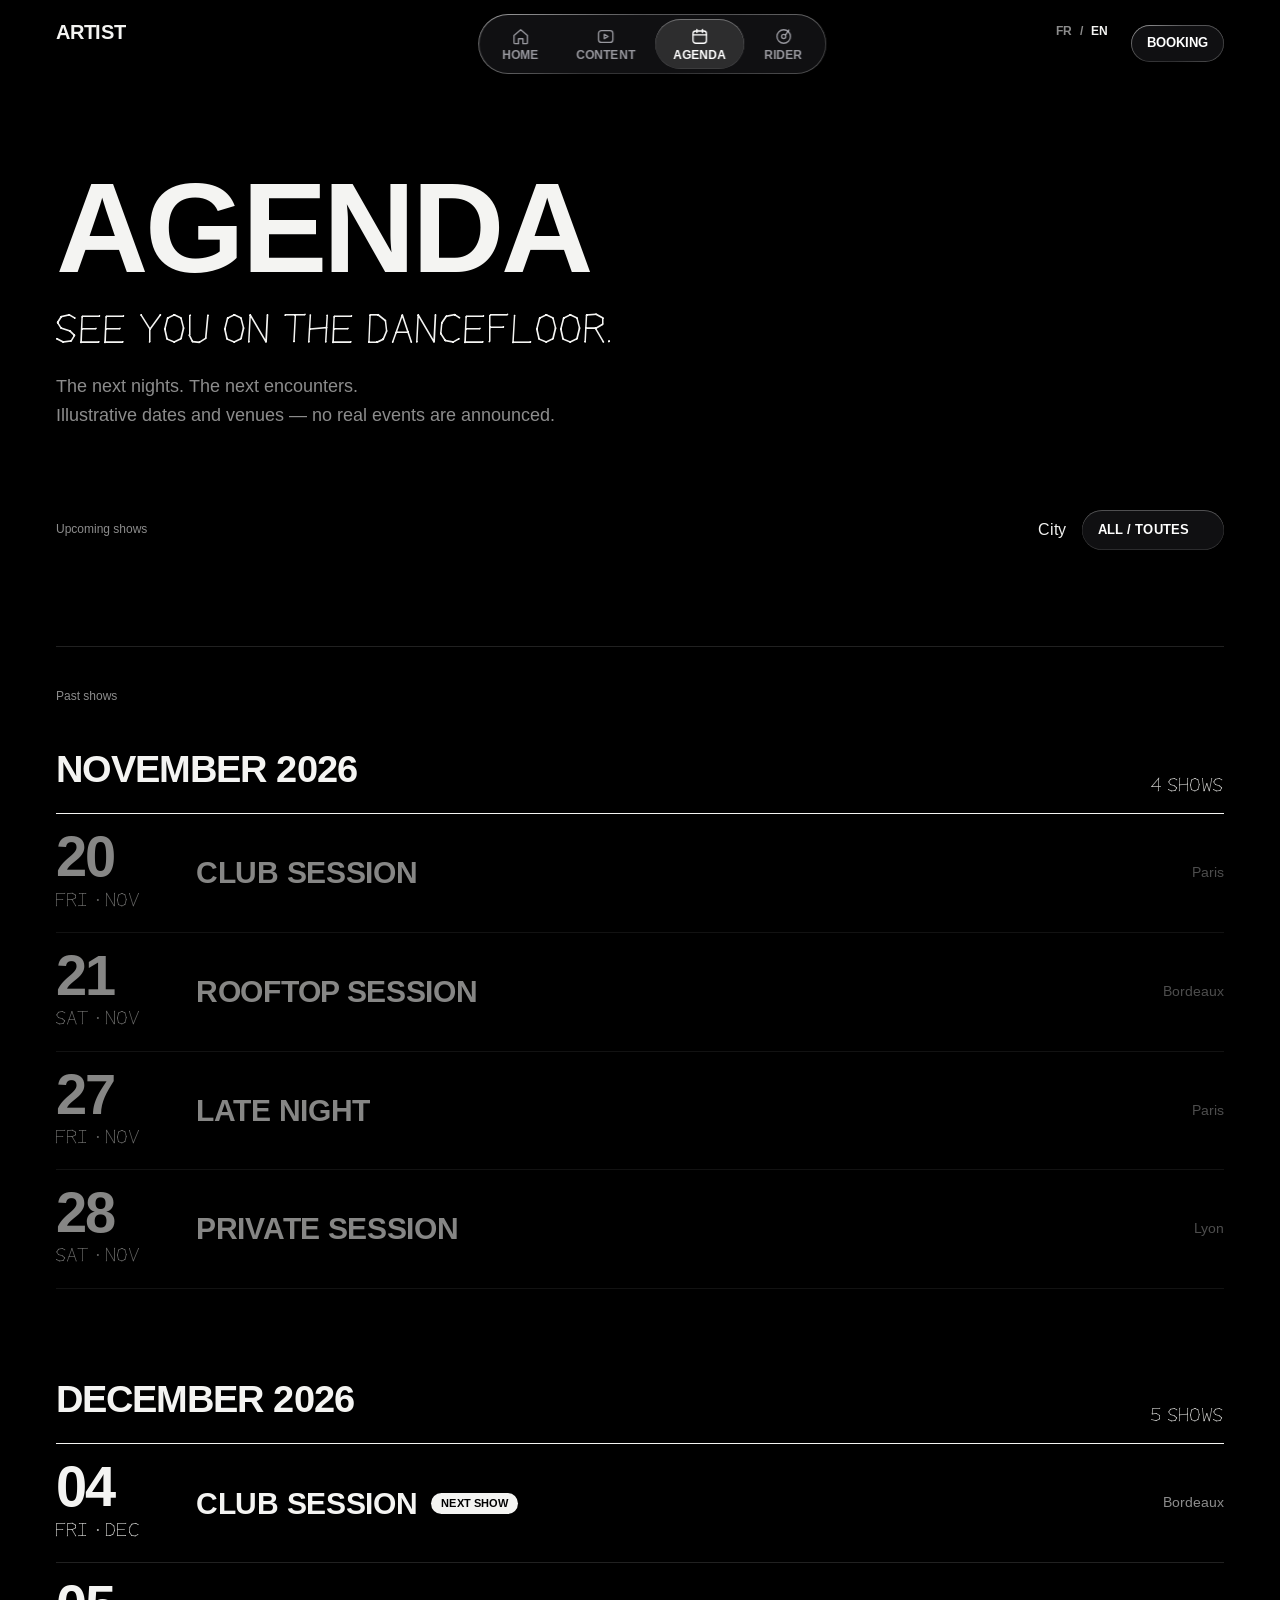
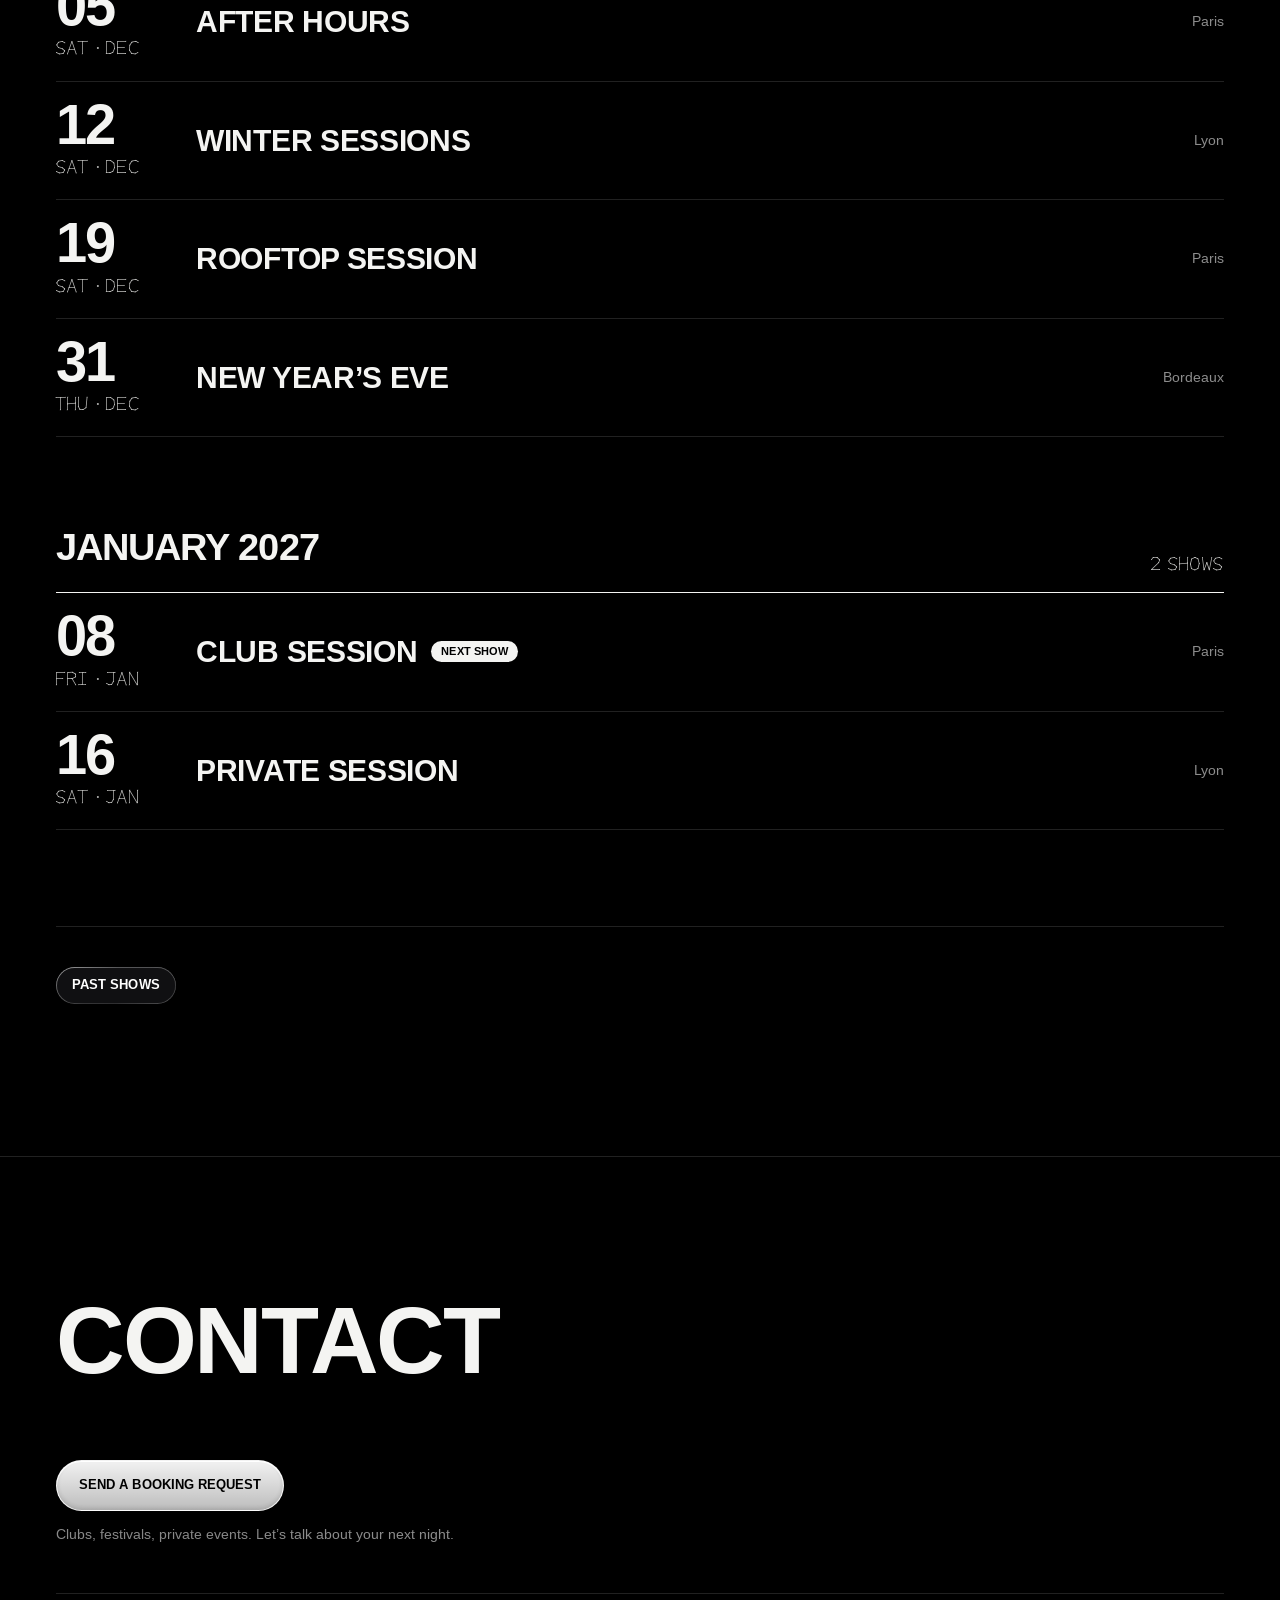
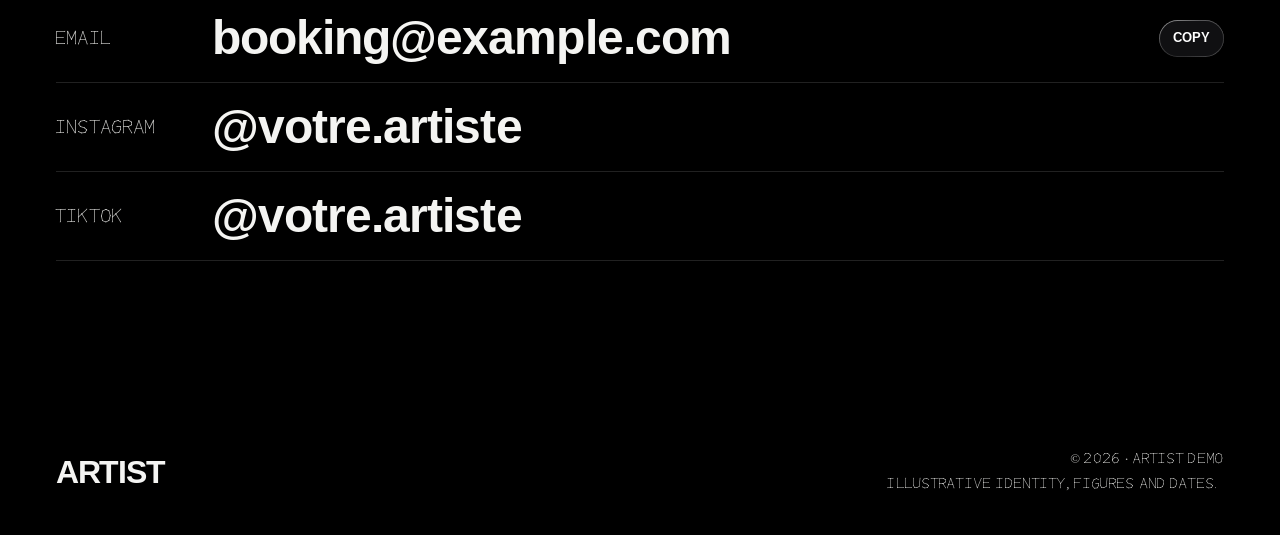
<file: dates/index.html>
<!doctype html><html lang="fr"><head><meta charset="utf-8"><meta name="viewport" content="width=device-width, initial-scale=1, viewport-fit=cover"><meta name="theme-color" content="#000000"><meta name="robots" content="noindex,nofollow"><meta name="description" content="Unbranded artist website demonstration. Home, content, agenda and technical rider."><title>ARTIST · Agenda</title><link rel="icon" href="../assets/favicon.svg" type="image/svg+xml"><link rel="stylesheet" href="../assets/styles.css"><script src="../assets/app.js" defer></script></head><body style="margin:0"><a class="skip-link" href="#top"><span lang="fr">Aller au contenu</span><span lang="en">Skip to content</span></a><div class="page" data-lang="fr"><div class="progress" aria-hidden="true"><span id="prog"></span></div><header class="bar">
  <a class="bar-wm" href="../index.html">ARTIST</a>
  <nav class="tabs" aria-label="Pages"><a href="../index.html"><span class="ti" aria-hidden="true"><svg viewbox="0 0 24 24" fill="none" stroke="currentColor" stroke-width="1.7" stroke-linecap="round" stroke-linejoin="round"><path d="M3.5 10.6 12 3.5l8.5 7.1V19.5a1.5 1.5 0 0 1-1.5 1.5h-4.2v-6.2H9.2V21H5a1.5 1.5 0 0 1-1.5-1.5z"></path></svg></span><span class="tl"><span lang="fr">Accueil</span><span lang="en">Home</span></span></a><a href="../contenu/index.html"><span class="ti" aria-hidden="true"><svg viewbox="0 0 24 24" fill="none" stroke="currentColor" stroke-width="1.7" stroke-linecap="round" stroke-linejoin="round"><rect x="3" y="4.5" width="18" height="15" rx="3.5"></rect><path d="M10.2 9.2v5.6l4.8-2.8z"></path></svg></span><span class="tl"><span lang="fr">Contenu</span><span lang="en">Content</span></span></a><a href="../dates/index.html" aria-current="page"><span class="ti" aria-hidden="true"><svg viewbox="0 0 24 24" fill="none" stroke="currentColor" stroke-width="1.7" stroke-linecap="round" stroke-linejoin="round"><rect x="3.5" y="5" width="17" height="15.5" rx="3.5"></rect><path d="M3.5 10h17M8.5 3v4M15.5 3v4"></path></svg></span><span class="tl">Agenda</span></a><a href="../rider/index.html"><span class="ti" aria-hidden="true"><svg viewbox="0 0 24 24" fill="none" stroke="currentColor" stroke-width="1.7" stroke-linecap="round" stroke-linejoin="round"><circle cx="12" cy="12" r="8.5"></circle><circle cx="12" cy="12" r="2.6"></circle><path d="M18.5 3.8 14.6 9.6"></path></svg></span><span class="tl">Rider</span></a></nav>
  <div class="bar-r">
    <div class="lang" role="group" aria-label="Langue">
      <button type="button" id="lang-fr" data-l="fr" aria-pressed="true">FR</button><span aria-hidden="true" class="sep">/</span><button type="button" id="lang-en" data-l="en" aria-pressed="false">EN</button>
    </div>
    <a class="pill" href="#booking">Booking</a>
  </div>
</header>

<main id="top" class="page-inner"><div class="rhero wrap"><h1>Agenda</h1><p class="handline"><span lang="fr">On se retrouve sur le dancefloor.</span><span lang="en">See you on the dancefloor.</span></p><p><span lang="fr">Les prochaines soirées, les prochaines rencontres.</span><span lang="en">The next nights. The next encounters.</span></p><p class="demo-note"><span lang="fr">Dates et lieux de démonstration — aucun événement réel annoncé.</span><span lang="en">Illustrative dates and venues — no real events are announced.</span></p></div><section class="s" style="padding-top:0"><div class="wrap"><div class="filters-row"><span class="eyebrow"><span lang="fr">Prochaines dates</span><span lang="en">Upcoming shows</span></span><label for="city-filter"><span lang="fr">Ville</span><span lang="en">City</span><select class="pill" id="city-filter"><option value="all">All / Toutes</option><option>Paris</option><option>Bordeaux</option><option>Lyon</option></select></label></div><div class="month"><div class="mhead"><h3><span lang="fr">Novembre 2026</span><span lang="en">November 2026</span></h3><span>4 <span lang="fr">dates</span><span lang="en">shows</span></span></div><ol class="shows"><li class="show" data-date="2026-11-20" data-city="Paris"><span class="sd"><b>20</b><small><span lang="fr">Ven</span><span lang="en">Fri</span> · <span lang="fr">Nov</span><span lang="en">Nov</span></small></span><span class="sv">Club Session<em class="snext"><span lang="fr">Prochaine date</span><span lang="en">Next show</span></em></span><span class="sc">Paris</span></li><li class="show" data-date="2026-11-21" data-city="Bordeaux"><span class="sd"><b>21</b><small><span lang="fr">Sam</span><span lang="en">Sat</span> · <span lang="fr">Nov</span><span lang="en">Nov</span></small></span><span class="sv">Rooftop Session<em class="snext"><span lang="fr">Prochaine date</span><span lang="en">Next show</span></em></span><span class="sc">Bordeaux</span></li><li class="show" data-date="2026-11-27" data-city="Paris"><span class="sd"><b>27</b><small><span lang="fr">Ven</span><span lang="en">Fri</span> · <span lang="fr">Nov</span><span lang="en">Nov</span></small></span><span class="sv">Late Night<em class="snext"><span lang="fr">Prochaine date</span><span lang="en">Next show</span></em></span><span class="sc">Paris</span></li><li class="show" data-date="2026-11-28" data-city="Lyon"><span class="sd"><b>28</b><small><span lang="fr">Sam</span><span lang="en">Sat</span> · <span lang="fr">Nov</span><span lang="en">Nov</span></small></span><span class="sv">Private Session<em class="snext"><span lang="fr">Prochaine date</span><span lang="en">Next show</span></em></span><span class="sc">Lyon</span></li></ol></div><div class="month"><div class="mhead"><h3><span lang="fr">Décembre 2026</span><span lang="en">December 2026</span></h3><span>5 <span lang="fr">dates</span><span lang="en">shows</span></span></div><ol class="shows"><li class="show" data-date="2026-12-04" data-city="Bordeaux"><span class="sd"><b>04</b><small><span lang="fr">Ven</span><span lang="en">Fri</span> · <span lang="fr">Déc</span><span lang="en">Dec</span></small></span><span class="sv">Club Session<em class="snext"><span lang="fr">Prochaine date</span><span lang="en">Next show</span></em></span><span class="sc">Bordeaux</span></li><li class="show" data-date="2026-12-05" data-city="Paris"><span class="sd"><b>05</b><small><span lang="fr">Sam</span><span lang="en">Sat</span> · <span lang="fr">Déc</span><span lang="en">Dec</span></small></span><span class="sv">After Hours<em class="snext"><span lang="fr">Prochaine date</span><span lang="en">Next show</span></em></span><span class="sc">Paris</span></li><li class="show" data-date="2026-12-12" data-city="Lyon"><span class="sd"><b>12</b><small><span lang="fr">Sam</span><span lang="en">Sat</span> · <span lang="fr">Déc</span><span lang="en">Dec</span></small></span><span class="sv">Winter Sessions<em class="snext"><span lang="fr">Prochaine date</span><span lang="en">Next show</span></em></span><span class="sc">Lyon</span></li><li class="show" data-date="2026-12-19" data-city="Paris"><span class="sd"><b>19</b><small><span lang="fr">Sam</span><span lang="en">Sat</span> · <span lang="fr">Déc</span><span lang="en">Dec</span></small></span><span class="sv">Rooftop Session<em class="snext"><span lang="fr">Prochaine date</span><span lang="en">Next show</span></em></span><span class="sc">Paris</span></li><li class="show" data-date="2026-12-31" data-city="Bordeaux"><span class="sd"><b>31</b><small><span lang="fr">Jeu</span><span lang="en">Thu</span> · <span lang="fr">Déc</span><span lang="en">Dec</span></small></span><span class="sv">New Year’s Eve<em class="snext"><span lang="fr">Prochaine date</span><span lang="en">Next show</span></em></span><span class="sc">Bordeaux</span></li></ol></div><div class="month"><div class="mhead"><h3><span lang="fr">Janvier 2027</span><span lang="en">January 2027</span></h3><span>2 <span lang="fr">dates</span><span lang="en">shows</span></span></div><ol class="shows"><li class="show" data-date="2027-01-08" data-city="Paris"><span class="sd"><b>08</b><small><span lang="fr">Ven</span><span lang="en">Fri</span> · <span lang="fr">Jan</span><span lang="en">Jan</span></small></span><span class="sv">Club Session<em class="snext"><span lang="fr">Prochaine date</span><span lang="en">Next show</span></em></span><span class="sc">Paris</span></li><li class="show" data-date="2027-01-16" data-city="Lyon"><span class="sd"><b>16</b><small><span lang="fr">Sam</span><span lang="en">Sat</span> · <span lang="fr">Jan</span><span lang="en">Jan</span></small></span><span class="sv">Private Session<em class="snext"><span lang="fr">Prochaine date</span><span lang="en">Next show</span></em></span><span class="sc">Lyon</span></li></ol></div><p class="empty-filter" hidden><span lang="fr">Aucune date pour cette sélection.</span><span lang="en">No shows for this selection.</span></p><div class="arch"><button type="button" class="pill archive-toggle" id="archive-toggle" aria-expanded="false" aria-controls="archives"><span lang="fr">Archives</span><span lang="en">Past shows</span></button></div><div id="archives" hidden><div class="month"><div class="mhead"><h3><span lang="fr">Octobre 2026</span><span lang="en">October 2026</span></h3></div><ol class="shows"><li class="show" data-date="2026-10-17" data-city="Paris"><span class="sd"><b>17</b><small><span lang="fr">Sam</span><span lang="en">Sat</span> · <span lang="fr">Oct</span><span lang="en">Oct</span></small></span><span class="sv">Night Session<em class="snext"><span lang="fr">Prochaine date</span><span lang="en">Next show</span></em></span><span class="sc">Paris</span></li><li class="show" data-date="2026-10-24" data-city="Bordeaux"><span class="sd"><b>24</b><small><span lang="fr">Sam</span><span lang="en">Sat</span> · <span lang="fr">Oct</span><span lang="en">Oct</span></small></span><span class="sv">Rooftop Session<em class="snext"><span lang="fr">Prochaine date</span><span lang="en">Next show</span></em></span><span class="sc">Bordeaux</span></li><li class="show" data-date="2026-10-31" data-city="Lyon"><span class="sd"><b>31</b><small><span lang="fr">Sam</span><span lang="en">Sat</span> · <span lang="fr">Oct</span><span lang="en">Oct</span></small></span><span class="sv">After Hours<em class="snext"><span lang="fr">Prochaine date</span><span lang="en">Next show</span></em></span><span class="sc">Lyon</span></li></ol></div></div></div></section><section class="contact" id="contact"><div class="wrap"><div class="s-head"><h2>Contact</h2></div><div class="bk" id="booking"><button type="button" class="pill solid bk-btn" data-booking><span lang="fr">Faire une demande de booking</span><span lang="en">Send a booking request</span></button><p class="bk-note"><span lang="fr">Clubs, festivals, événements privés. Parlons de votre prochaine soirée.</span><span lang="en">Clubs, festivals, private events. Let’s talk about your next night.</span></p></div><dl class="c-rows"><div class="c-row"><dt>Email</dt><dd class="lc">booking@example.com</dd><button class="copy" type="button" data-t="booking@example.com"><span lang="fr">Copier</span><span lang="en">Copy</span></button></div><div class="c-row"><dt>Instagram</dt><dd class="lc"><button class="social-text" type="button" data-social="Instagram">@votre.artiste</button></dd><span></span></div><div class="c-row"><dt>TikTok</dt><dd class="lc"><button class="social-text" type="button" data-social="TikTok">@votre.artiste</button></dd><span></span></div></dl></div></section><footer class="wrap"><a class="logo-s" href="../index.html" style="text-decoration:none"><span class="wm">ARTIST</span></a><div class="footer-notes"><small>© 2026 · <span lang="fr">Maquette artiste</span><span lang="en">Artist demo</span></small><small><span lang="fr">Identité, chiffres et dates illustratifs.</span><span lang="en">Illustrative identity, figures and dates.</span></small></div></footer></main><dialog id="photo-modal" aria-label="Photo"><div class="dialog-top"><span class="eyebrow"><span lang="fr">Photothèque</span><span lang="en">Photo library</span></span><button class="copy" type="button" data-close><span lang="fr">Fermer</span><span lang="en">Close</span></button></div><img alt="" id="photo-large"><p id="photo-caption"></p><a class="pill" id="photo-download" download><span lang="fr">Télécharger la photo</span><span lang="en">Download photo</span></a></dialog><dialog id="social-modal" class="dialog-preview" aria-labelledby="social-title"><div class="dialog-top"><h2 id="social-title">Social</h2><button class="copy" type="button" data-close><span lang="fr">Fermer</span><span lang="en">Close</span></button></div><p><span lang="fr">Cet emplacement accueillera le profil de votre artiste. Aucun lien vers l’artiste de référence n’est conservé.</span><span lang="en">This space will link to your artist’s profile. The reference artist’s accounts have been removed.</span></p></dialog><dialog id="booking-modal" class="dialog-preview" aria-labelledby="booking-title"><div class="dialog-top"><h2 id="booking-title">Booking</h2><button class="copy" type="button" data-close><span lang="fr">Fermer</span><span lang="en">Close</span></button></div><p><span lang="fr">Préparez votre demande. Cette démonstration n’envoie aucune donnée.</span><span lang="en">Prepare your request. This demonstration does not send any data.</span></p><form class="booking-form" id="booking-form"><label><span lang="fr">Votre nom</span><span lang="en">Your name</span><input name="name" autocomplete="name" required></label><label>Email<input type="email" name="email" autocomplete="email" required></label><label><span lang="fr">Date de l’événement</span><span lang="en">Event date</span><input type="date" name="date" required></label><label><span lang="fr">Lieu et ville</span><span lang="en">Venue and city</span><input name="venue" required></label><label class="full"><span lang="fr">Parlez-nous de votre soirée</span><span lang="en">Tell us about your event</span><textarea name="message" required></textarea></label><button class="pill solid full" type="submit"><span lang="fr">Prévisualiser la demande</span><span lang="en">Preview request</span></button></form><div class="form-result" id="booking-result" hidden role="status"></div></dialog></div><svg width="0" height="0" style="position:absolute" aria-hidden="true"><filter id="lgr" filterUnits="userSpaceOnUse" primitiveUnits="userSpaceOnUse" x="0" y="0" width="200" height="60" color-interpolation-filters="sRGB"><feImage id="lgr-map" x="0" y="0" width="200" height="60" preserveAspectRatio="none" result="m"/><feDisplacementMap in="SourceGraphic" in2="m" scale="16" xChannelSelector="R" yChannelSelector="G"/></filter></svg></body></html>
</file>
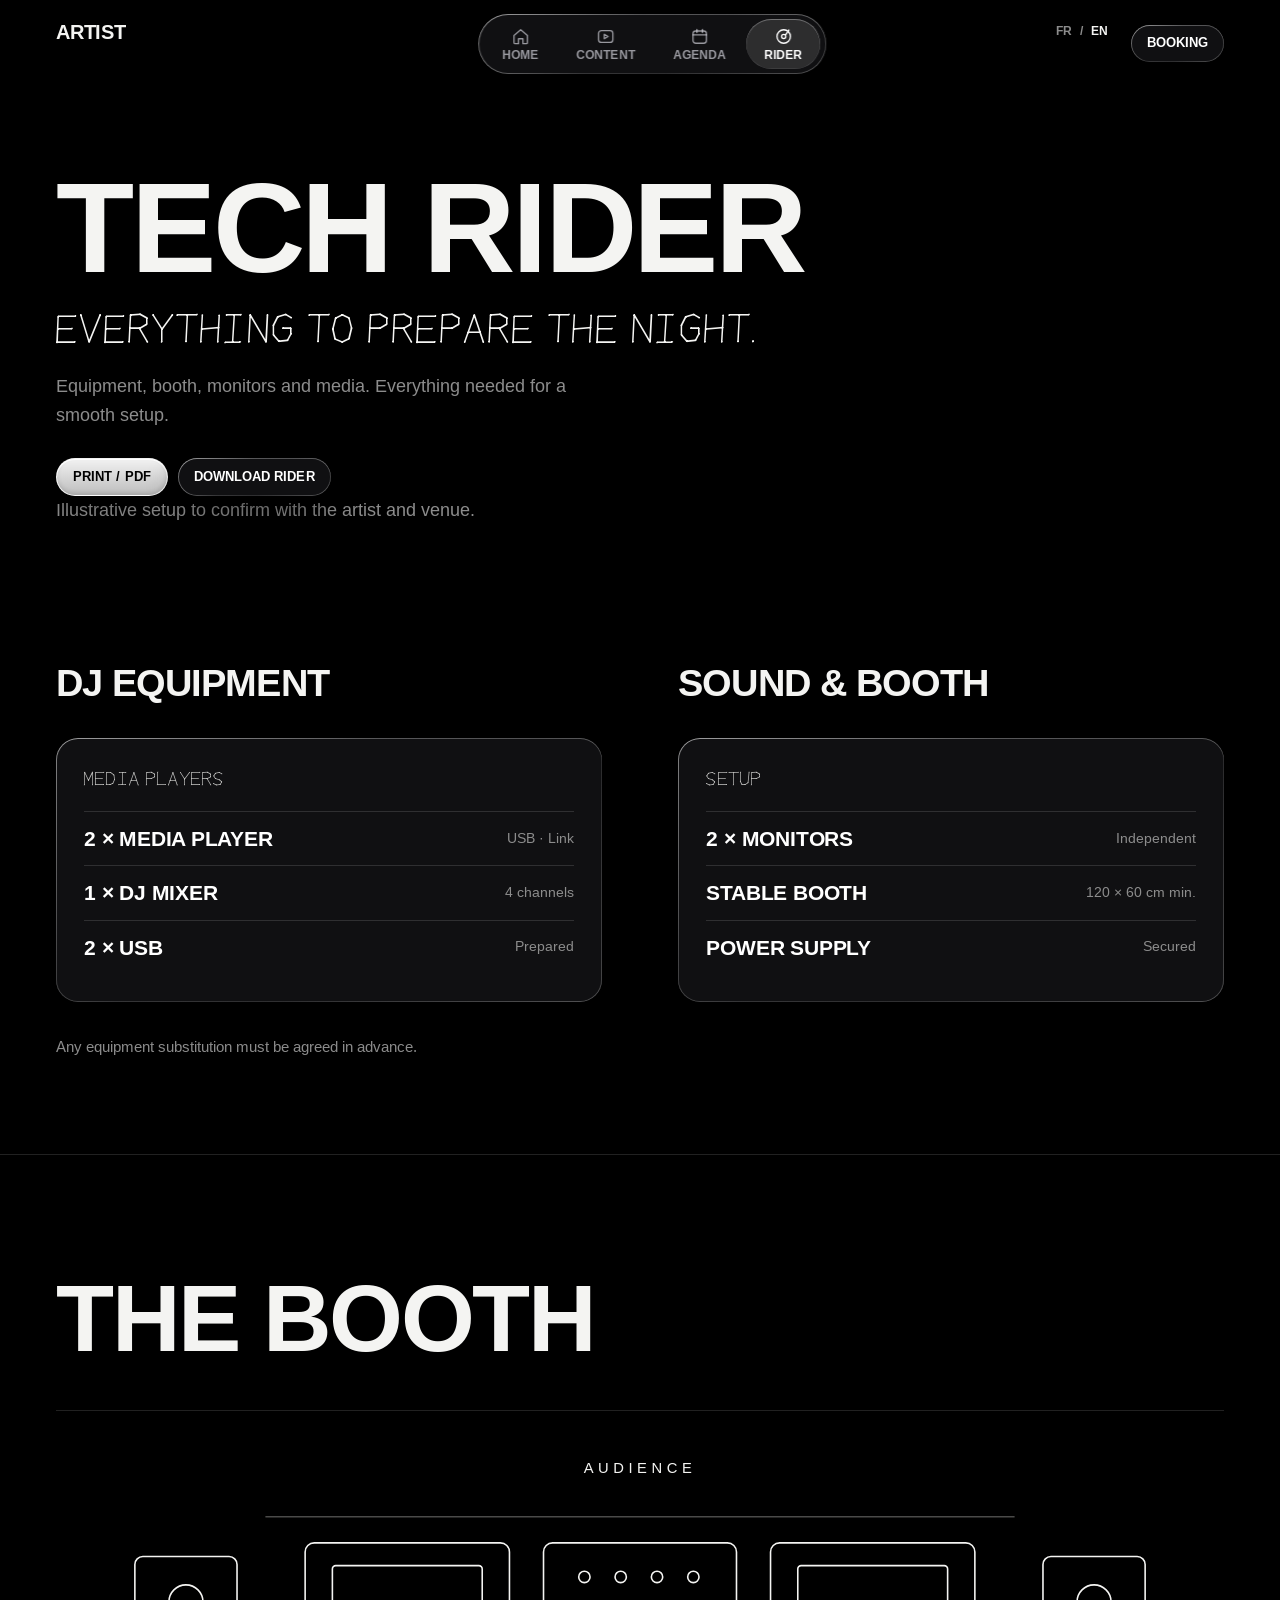
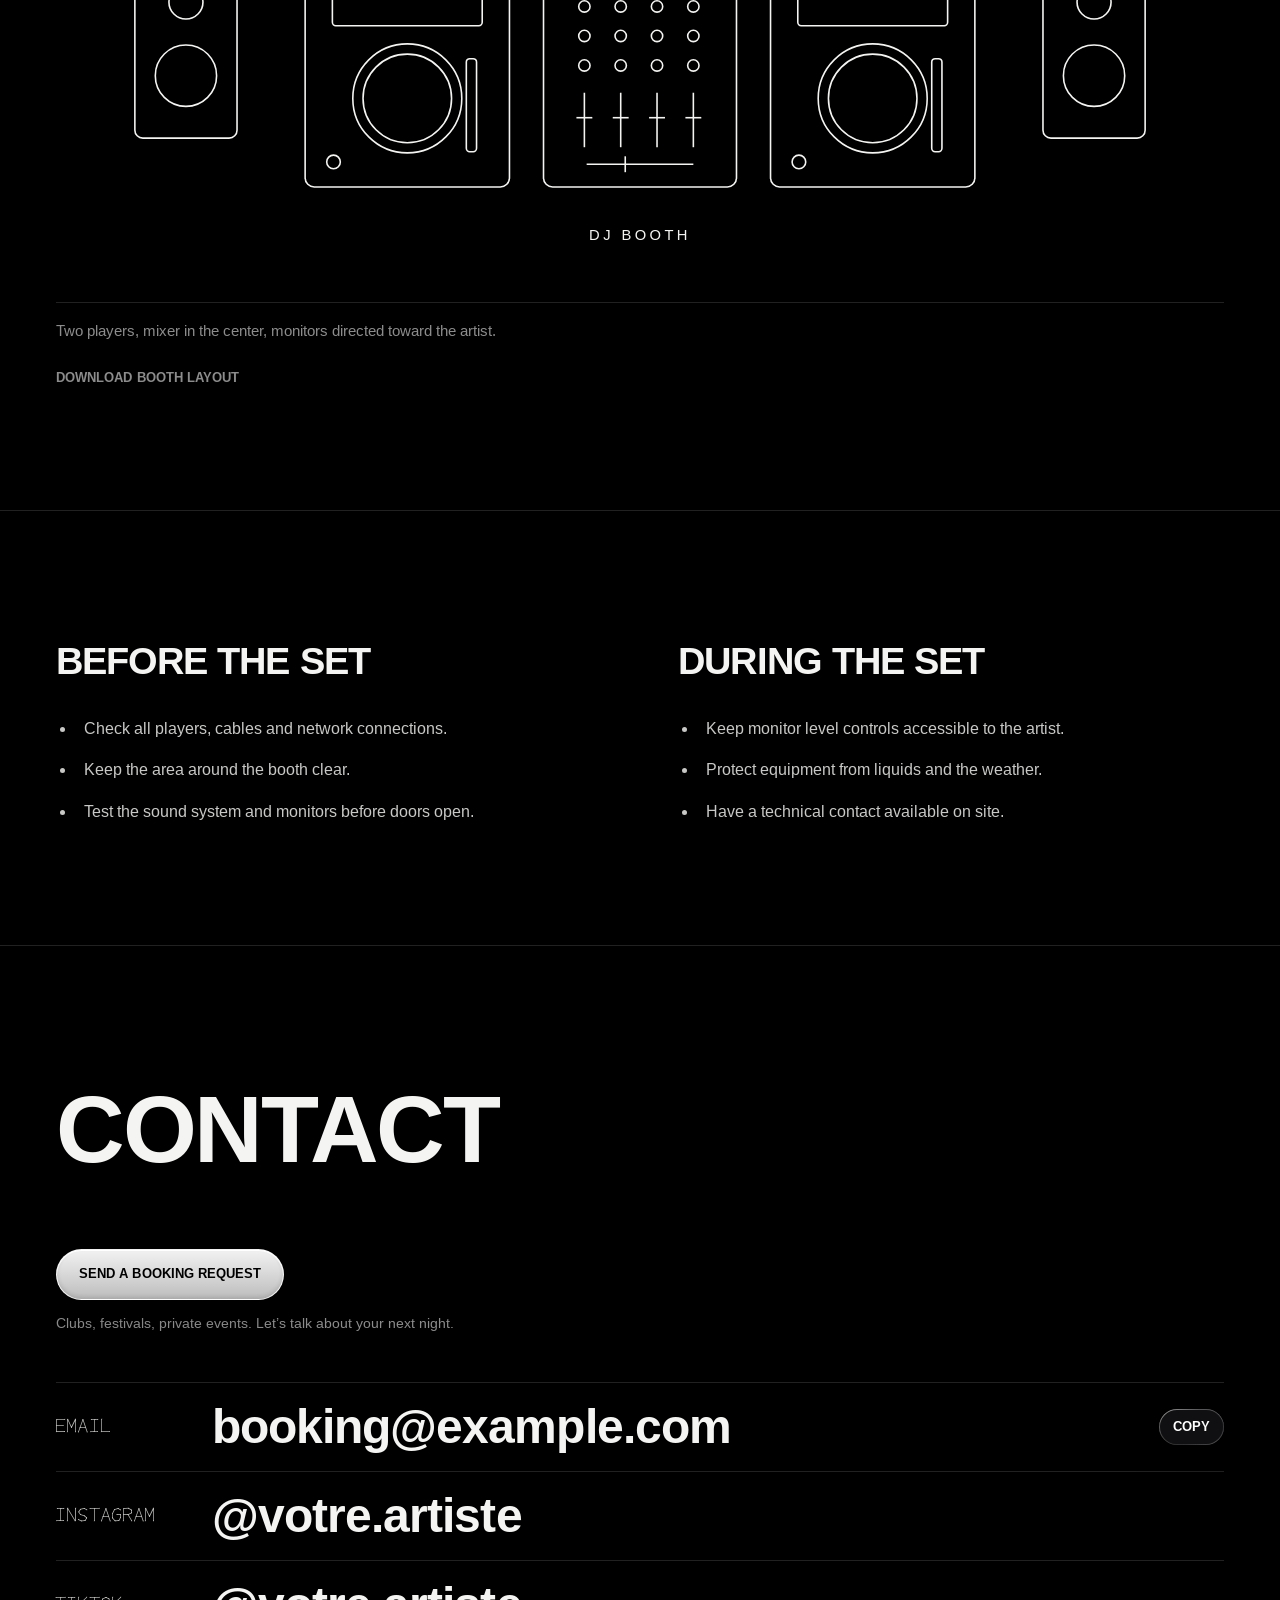
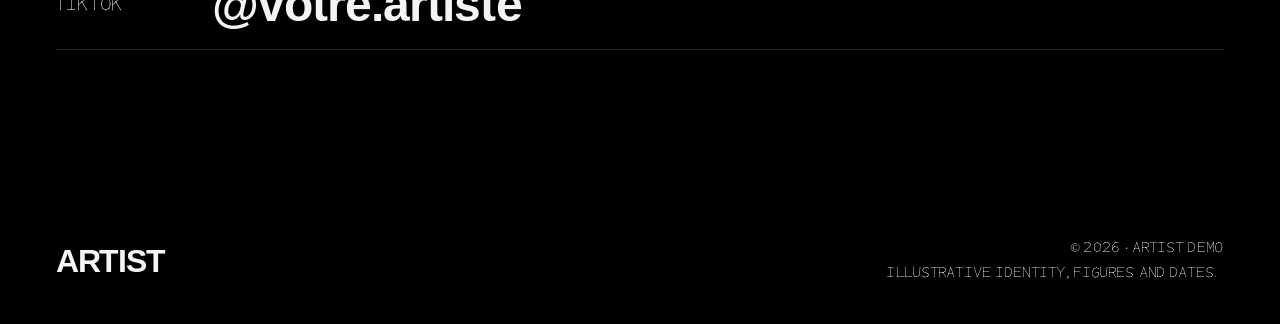
<file: rider/index.html>
<!doctype html><html lang="fr"><head><meta charset="utf-8"><meta name="viewport" content="width=device-width, initial-scale=1, viewport-fit=cover"><meta name="theme-color" content="#000000"><meta name="robots" content="noindex,nofollow"><meta name="description" content="Unbranded artist website demonstration. Home, content, agenda and technical rider."><title>ARTIST · Tech Rider</title><link rel="icon" href="../assets/favicon.svg" type="image/svg+xml"><link rel="stylesheet" href="../assets/styles.css"><script src="../assets/app.js" defer></script></head><body style="margin:0"><a class="skip-link" href="#top"><span lang="fr">Aller au contenu</span><span lang="en">Skip to content</span></a><div class="page" data-lang="fr"><div class="progress" aria-hidden="true"><span id="prog"></span></div><header class="bar">
  <a class="bar-wm" href="../index.html">ARTIST</a>
  <nav class="tabs" aria-label="Pages"><a href="../index.html"><span class="ti" aria-hidden="true"><svg viewbox="0 0 24 24" fill="none" stroke="currentColor" stroke-width="1.7" stroke-linecap="round" stroke-linejoin="round"><path d="M3.5 10.6 12 3.5l8.5 7.1V19.5a1.5 1.5 0 0 1-1.5 1.5h-4.2v-6.2H9.2V21H5a1.5 1.5 0 0 1-1.5-1.5z"></path></svg></span><span class="tl"><span lang="fr">Accueil</span><span lang="en">Home</span></span></a><a href="../contenu/index.html"><span class="ti" aria-hidden="true"><svg viewbox="0 0 24 24" fill="none" stroke="currentColor" stroke-width="1.7" stroke-linecap="round" stroke-linejoin="round"><rect x="3" y="4.5" width="18" height="15" rx="3.5"></rect><path d="M10.2 9.2v5.6l4.8-2.8z"></path></svg></span><span class="tl"><span lang="fr">Contenu</span><span lang="en">Content</span></span></a><a href="../dates/index.html"><span class="ti" aria-hidden="true"><svg viewbox="0 0 24 24" fill="none" stroke="currentColor" stroke-width="1.7" stroke-linecap="round" stroke-linejoin="round"><rect x="3.5" y="5" width="17" height="15.5" rx="3.5"></rect><path d="M3.5 10h17M8.5 3v4M15.5 3v4"></path></svg></span><span class="tl">Agenda</span></a><a href="../rider/index.html" aria-current="page"><span class="ti" aria-hidden="true"><svg viewbox="0 0 24 24" fill="none" stroke="currentColor" stroke-width="1.7" stroke-linecap="round" stroke-linejoin="round"><circle cx="12" cy="12" r="8.5"></circle><circle cx="12" cy="12" r="2.6"></circle><path d="M18.5 3.8 14.6 9.6"></path></svg></span><span class="tl">Rider</span></a></nav>
  <div class="bar-r">
    <div class="lang" role="group" aria-label="Langue">
      <button type="button" id="lang-fr" data-l="fr" aria-pressed="true">FR</button><span aria-hidden="true" class="sep">/</span><button type="button" id="lang-en" data-l="en" aria-pressed="false">EN</button>
    </div>
    <a class="pill" href="#booking">Booking</a>
  </div>
</header>

<main id="top" class="page-inner"><div class="rhero wrap"><h1><span lang="fr">Rider technique</span><span lang="en">Tech rider</span></h1><p class="handline"><span lang="fr">Tout pour préparer la soirée.</span><span lang="en">Everything to prepare the night.</span></p><p><span lang="fr">Matériel, cabine, retours et supports. Les informations essentielles pour une installation fluide.</span><span lang="en">Equipment, booth, monitors and media. Everything needed for a smooth setup.</span></p><div class="equipment-download"><button class="pill solid" type="button" data-print><span lang="fr">Imprimer / PDF</span><span lang="en">Print / PDF</span></button><a class="pill" href="../assets/rider-demo.txt" download><span lang="fr">Télécharger le rider</span><span lang="en">Download rider</span></a></div><p class="demo-note"><span lang="fr">Configuration illustrative à valider avec l’artiste et le lieu.</span><span lang="en">Illustrative setup to confirm with the artist and venue.</span></p></div><section class="rider-section"><div class="wrap"><div class="cols2"><div><h3><span lang="fr">Matériel DJ</span><span lang="en">DJ equipment</span></h3><div class="gear"><h3><span lang="fr">Lecteurs</span><span lang="en">Media players</span></h3><ul><li><span class="gm">2 × Media player</span><small>USB · Link</small></li><li><span class="gm">1 × DJ mixer</span><small>4 <span lang="fr">voies</span><span lang="en">channels</span></small></li><li><span class="gm">2 × USB</span><small><span lang="fr">Préparées</span><span lang="en">Prepared</span></small></li></ul></div></div><div><h3><span lang="fr">Son & cabine</span><span lang="en">Sound & booth</span></h3><div class="gear"><h3><span lang="fr">Installation</span><span lang="en">Setup</span></h3><ul><li><span class="gm">2 × <span lang="fr">Retours</span><span lang="en">Monitors</span></span><small><span lang="fr">Indépendants</span><span lang="en">Independent</span></small></li><li><span class="gm"><span lang="fr">Table stable</span><span lang="en">Stable booth</span></span><small>120 × 60 cm min.</small></li><li><span class="gm"><span lang="fr">Alimentation</span><span lang="en">Power supply</span></span><small><span lang="fr">Sécurisée</span><span lang="en">Secured</span></small></li></ul></div></div></div><p class="rn"><span lang="fr">Toute substitution de matériel doit être confirmée en amont.</span><span lang="en">Any equipment substitution must be agreed in advance.</span></p></div></section><section class="s"><div class="wrap"><div class="s-head"><h2><span lang="fr">La cabine</span><span lang="en">The booth</span></h2></div><div class="booth"><svg viewBox="0 0 1000 370" role="img" aria-label="Booth layout: left monitor, two media players, mixer, right monitor" fill="none" stroke="currentColor" stroke-width="1.4"><text x="500" y="26" fill="currentColor" stroke="none" text-anchor="middle" font-family="Arial" font-size="13" letter-spacing="4">AUDIENCE</text><path d="M170 65h660" opacity=".3"/><g transform="translate(55 100)"><rect width="90" height="160" rx="7"/><circle cx="45" cy="105" r="27"/><circle cx="45" cy="40" r="15"/></g><g transform="translate(855 100)"><rect width="90" height="160" rx="7"/><circle cx="45" cy="105" r="27"/><circle cx="45" cy="40" r="15"/></g><g transform="translate(205 88)"><rect width="180" height="215" rx="8"/><rect x="24" y="20" width="132" height="53" rx="3"/><circle cx="90" cy="137" r="48"/><circle cx="90" cy="137" r="39"/><rect x="142" y="102" width="9" height="82" rx="3"/><circle cx="25" cy="193" r="6"/></g><g transform="translate(615 88)"><rect width="180" height="215" rx="8"/><rect x="24" y="20" width="132" height="53" rx="3"/><circle cx="90" cy="137" r="48"/><circle cx="90" cy="137" r="39"/><rect x="142" y="102" width="9" height="82" rx="3"/><circle cx="25" cy="193" r="6"/></g><g transform="translate(415 88)"><rect width="170" height="215" rx="8"/><circle cx="36" cy="30" r="5"/><circle cx="36" cy="56" r="5"/><circle cx="36" cy="82" r="5"/><circle cx="36" cy="108" r="5"/><circle cx="68" cy="30" r="5"/><circle cx="68" cy="56" r="5"/><circle cx="68" cy="82" r="5"/><circle cx="68" cy="108" r="5"/><circle cx="100" cy="30" r="5"/><circle cx="100" cy="56" r="5"/><circle cx="100" cy="82" r="5"/><circle cx="100" cy="108" r="5"/><circle cx="132" cy="30" r="5"/><circle cx="132" cy="56" r="5"/><circle cx="132" cy="82" r="5"/><circle cx="132" cy="108" r="5"/><path d="M36 132v48"/><path d="M29 154h14"/><path d="M68 132v48"/><path d="M61 154h14"/><path d="M100 132v48"/><path d="M93 154h14"/><path d="M132 132v48"/><path d="M125 154h14"/><path d="M38 195h94"/><path d="M72 188v14"/></g><text x="500" y="350" fill="currentColor" stroke="none" text-anchor="middle" font-family="Arial" font-size="13" letter-spacing="3">DJ BOOTH</text></svg></div><p class="rn"><span lang="fr">Deux lecteurs, table de mixage au centre, retours orientés vers l’artiste.</span><span lang="en">Two players, mixer in the center, monitors directed toward the artist.</span></p><a class="vdl" href="../assets/booth-layout.svg" download><span lang="fr">Télécharger le schéma</span><span lang="en">Download booth layout</span></a></div></section><section class="s"><div class="wrap cols2"><div><h3><span lang="fr">Avant le set</span><span lang="en">Before the set</span></h3><ul class="rl"><li><span lang="fr">Vérifier tous les lecteurs, câbles et connexions réseau.</span><span lang="en">Check all players, cables and network connections.</span></li><li><span lang="fr">Prévoir un espace libre autour de la cabine.</span><span lang="en">Keep the area around the booth clear.</span></li><li><span lang="fr">Tester le système et les retours avant l’ouverture.</span><span lang="en">Test the sound system and monitors before doors open.</span></li></ul></div><div><h3><span lang="fr">Pendant le set</span><span lang="en">During the set</span></h3><ul class="rl"><li><span lang="fr">Garder le réglage des retours accessible à l’artiste.</span><span lang="en">Keep monitor level controls accessible to the artist.</span></li><li><span lang="fr">Protéger le matériel contre les liquides et les intempéries.</span><span lang="en">Protect equipment from liquids and the weather.</span></li><li><span lang="fr">Prévoir un contact technique disponible sur place.</span><span lang="en">Have a technical contact available on site.</span></li></ul></div></div></section><section class="contact" id="contact"><div class="wrap"><div class="s-head"><h2>Contact</h2></div><div class="bk" id="booking"><button type="button" class="pill solid bk-btn" data-booking><span lang="fr">Faire une demande de booking</span><span lang="en">Send a booking request</span></button><p class="bk-note"><span lang="fr">Clubs, festivals, événements privés. Parlons de votre prochaine soirée.</span><span lang="en">Clubs, festivals, private events. Let’s talk about your next night.</span></p></div><dl class="c-rows"><div class="c-row"><dt>Email</dt><dd class="lc">booking@example.com</dd><button class="copy" type="button" data-t="booking@example.com"><span lang="fr">Copier</span><span lang="en">Copy</span></button></div><div class="c-row"><dt>Instagram</dt><dd class="lc"><button class="social-text" type="button" data-social="Instagram">@votre.artiste</button></dd><span></span></div><div class="c-row"><dt>TikTok</dt><dd class="lc"><button class="social-text" type="button" data-social="TikTok">@votre.artiste</button></dd><span></span></div></dl></div></section><footer class="wrap"><a class="logo-s" href="../index.html" style="text-decoration:none"><span class="wm">ARTIST</span></a><div class="footer-notes"><small>© 2026 · <span lang="fr">Maquette artiste</span><span lang="en">Artist demo</span></small><small><span lang="fr">Identité, chiffres et dates illustratifs.</span><span lang="en">Illustrative identity, figures and dates.</span></small></div></footer></main><dialog id="photo-modal" aria-label="Photo"><div class="dialog-top"><span class="eyebrow"><span lang="fr">Photothèque</span><span lang="en">Photo library</span></span><button class="copy" type="button" data-close><span lang="fr">Fermer</span><span lang="en">Close</span></button></div><img alt="" id="photo-large"><p id="photo-caption"></p><a class="pill" id="photo-download" download><span lang="fr">Télécharger la photo</span><span lang="en">Download photo</span></a></dialog><dialog id="social-modal" class="dialog-preview" aria-labelledby="social-title"><div class="dialog-top"><h2 id="social-title">Social</h2><button class="copy" type="button" data-close><span lang="fr">Fermer</span><span lang="en">Close</span></button></div><p><span lang="fr">Cet emplacement accueillera le profil de votre artiste. Aucun lien vers l’artiste de référence n’est conservé.</span><span lang="en">This space will link to your artist’s profile. The reference artist’s accounts have been removed.</span></p></dialog><dialog id="booking-modal" class="dialog-preview" aria-labelledby="booking-title"><div class="dialog-top"><h2 id="booking-title">Booking</h2><button class="copy" type="button" data-close><span lang="fr">Fermer</span><span lang="en">Close</span></button></div><p><span lang="fr">Préparez votre demande. Cette démonstration n’envoie aucune donnée.</span><span lang="en">Prepare your request. This demonstration does not send any data.</span></p><form class="booking-form" id="booking-form"><label><span lang="fr">Votre nom</span><span lang="en">Your name</span><input name="name" autocomplete="name" required></label><label>Email<input type="email" name="email" autocomplete="email" required></label><label><span lang="fr">Date de l’événement</span><span lang="en">Event date</span><input type="date" name="date" required></label><label><span lang="fr">Lieu et ville</span><span lang="en">Venue and city</span><input name="venue" required></label><label class="full"><span lang="fr">Parlez-nous de votre soirée</span><span lang="en">Tell us about your event</span><textarea name="message" required></textarea></label><button class="pill solid full" type="submit"><span lang="fr">Prévisualiser la demande</span><span lang="en">Preview request</span></button></form><div class="form-result" id="booking-result" hidden role="status"></div></dialog></div><svg width="0" height="0" style="position:absolute" aria-hidden="true"><filter id="lgr" filterUnits="userSpaceOnUse" primitiveUnits="userSpaceOnUse" x="0" y="0" width="200" height="60" color-interpolation-filters="sRGB"><feImage id="lgr-map" x="0" y="0" width="200" height="60" preserveAspectRatio="none" result="m"/><feDisplacementMap in="SourceGraphic" in2="m" scale="16" xChannelSelector="R" yChannelSelector="G"/></filter></svg></body></html>
</file>
<file: assets/styles.css>
@font-face{font-family:"Inter Tight";src:url("fonts/DemoSans-Regular.ttf") format("truetype");font-weight:400;font-display:swap}
@font-face{font-family:"Inter Tight";src:url("fonts/DemoSans-Regular.ttf") format("truetype");font-weight:500;font-display:swap}
@font-face{font-family:"Inter Tight";src:url("fonts/DemoSans-Bold.ttf") format("truetype");font-weight:600;font-display:swap}
@font-face{font-family:"Inter Tight";src:url("fonts/DemoSans-Bold.ttf") format("truetype");font-weight:700;font-display:swap}
@font-face{font-family:Hand;src:url("fonts/DemoHand-Regular.ttf") format("truetype");font-weight:400;font-display:swap}


:root{
  --ink:#000000; --night:#0E0E0E; --sand:#F4F4F2; --dust:#8C8C8C; --ember:#FFFFFF; --line:rgba(255,255,255,.13);
  --display:"Geist","Helvetica Neue",Arial,sans-serif;
  --body:"Geist","Helvetica Neue",Arial,sans-serif;
  --mono:"Geist Mono",ui-monospace,Menlo,monospace;
  --gutter:clamp(16px,5vw,56px);
  color-scheme:dark;
}
html{scroll-behavior:smooth}
@media (prefers-reduced-motion:reduce){html{scroll-behavior:auto}*{animation:none!important;transition-property:opacity,color,background-color,border-color!important;transition-duration:.15s!important;transition-delay:0s!important}}
body{background:var(--ink);color:var(--sand);font-family:var(--body);font-size:16px;line-height:1.6;-webkit-font-smoothing:antialiased}
.page[data-lang="fr"] [lang="en"], .page[data-lang="en"] [lang="fr"]{display:none!important}
a{color:inherit}
:focus-visible{outline:2px solid var(--ember);outline-offset:3px}
.wrap{padding-inline:var(--gutter);max-width:1180px;margin-inline:auto}


.bar{position:sticky;top:env(safe-area-inset-top,0px);z-index:10;display:flex;align-items:center;justify-content:space-between;gap:12px;padding:12px var(--gutter);background:rgba(0,0,0,.82);backdrop-filter:blur(10px);-webkit-backdrop-filter:blur(10px);border-bottom:1px solid var(--line)}
.bar-wm{font-family:var(--display);font-weight:900;font-size:22px;letter-spacing:.06em;text-decoration:none;line-height:1}
.wm{font-family:var(--display);font-weight:900;font-size:clamp(88px,17vw,200px);line-height:.82;letter-spacing:.01em;display:block}
footer .logo-s .wm{font-size:40px}
.bar .mono-mark{width:34px;height:34px;display:block}
.bar .mono-mark svg{width:100%;height:100%;display:block}
.bar-r{display:flex;align-items:center;gap:14px}
.lang{display:flex;gap:2px;font-family:var(--mono);font-size:12px;letter-spacing:.08em}
.lang .sep{color:var(--dust);padding-top:6px}
.lang button{background:none;border:0;color:var(--dust);cursor:pointer;padding:6px 6px;font:inherit}
.lang button[aria-pressed="true"]{color:var(--sand)}
.pill{display:inline-flex;align-items:center;gap:8px;font-family:var(--mono);font-size:12px;letter-spacing:.12em;text-transform:uppercase;text-decoration:none;border:1px solid var(--sand);border-radius:999px;padding:8px 16px;transition:background .2s,color .2s}
.pill:hover{background:var(--sand);color:var(--ink)}
.pill.solid{background:var(--ember);border-color:var(--ember);color:var(--ink)}
.pill.solid:hover{background:var(--sand);border-color:var(--sand)}


.hero{position:relative;min-height:min(92vh,880px);display:flex;align-items:flex-end;overflow:hidden}
.hero img{position:absolute;inset:0;width:100%;height:100%;object-fit:cover;object-position:50% 62%}
.hero::after{content:"";position:absolute;inset:0;background:linear-gradient(180deg,rgba(18,13,10,.15) 0%,rgba(18,13,10,.2) 40%,rgba(18,13,10,.92) 82%,var(--ink) 100%)}
.hero-in{position:relative;z-index:1;width:100%;padding-block:48px 40px;display:grid;gap:22px}
.hero .logo{width:min(560px,86%)}
.hero .logo svg{width:100%;height:auto;display:block}
.eyebrow{font-family:var(--mono);font-size:12px;letter-spacing:.16em;text-transform:uppercase;color:var(--dust)}
.hero h1{font-family:var(--display);font-weight:800;text-transform:uppercase;font-size:clamp(20px,3.2vw,30px);letter-spacing:.06em;line-height:1.15;margin:0;text-wrap:balance}
.hero h1 b{color:var(--ember);font-weight:800}
.ctas{display:flex;flex-wrap:wrap;gap:10px}


.stats{display:grid;grid-template-columns:repeat(4,minmax(0,1fr));border-top:1px solid var(--line);border-bottom:1px solid var(--line)}
.stat{padding:26px 18px 22px;border-left:1px solid var(--line);display:grid;gap:4px;align-content:start}
.stat:first-child{border-left:0;padding-left:0}
.stat .n{font-family:var(--display);font-weight:900;font-size:clamp(40px,6vw,64px);line-height:.95;font-variant-numeric:tabular-nums}
.stat .n em{font-style:normal;color:var(--ember)}
.stat .l{font-size:14px;color:var(--dust);line-height:1.4}
@media (max-width:760px){.stats{grid-template-columns:repeat(2,minmax(0,1fr))}.stat:nth-child(3){border-left:0;padding-left:0}.stat:nth-child(n+3){border-top:1px solid var(--line)}}


section.s{padding-block:clamp(64px,10vw,120px);border-bottom:1px solid var(--line)}
.s-head{display:grid;gap:10px;margin-bottom:clamp(28px,4vw,48px)}
h2{font-family:var(--display);font-weight:900;text-transform:uppercase;font-size:clamp(48px,9vw,112px);line-height:.86;letter-spacing:-.005em;margin:0;text-wrap:balance}
h2 .star{display:inline-block;width:.32em;height:.32em;vertical-align:.12em;margin-left:.08em}
h2 .star svg{width:100%;height:100%;display:block}


.bio{display:grid;grid-template-columns:minmax(0,5fr) minmax(0,6fr);gap:clamp(28px,5vw,72px);align-items:start}
.bio figure{margin:0;position:relative}
.bio figure img{width:100%;aspect-ratio:4/5;object-fit:cover;display:block;filter:grayscale(1) contrast(1.05)}
.bio figcaption,.cap{font-family:var(--mono);font-size:11px;letter-spacing:.12em;text-transform:uppercase;color:var(--dust);margin-top:10px}
.bio-txt{display:grid;gap:18px;max-width:60ch;min-width:0}
.bio-txt .lead{font-size:clamp(20px,2.4vw,26px);line-height:1.35;font-weight:500;margin:0;text-wrap:pretty}
.bio-txt p{margin:0;color:rgba(244,244,242,.82)}
.facts{display:grid;grid-template-columns:repeat(2,minmax(0,1fr));gap:0;border-top:1px solid var(--line);margin-top:8px}
.fact{padding:14px 0;border-bottom:1px solid var(--line);display:grid;gap:2px;min-width:0}
.fact:nth-child(odd){padding-right:16px}
.fact dt{font-family:var(--mono);font-size:11px;letter-spacing:.12em;text-transform:uppercase;color:var(--dust)}
.fact dd{margin:0;font-weight:500}
@media (max-width:820px){.bio{grid-template-columns:minmax(0,1fr)}.bio figure{max-width:440px}}


.genres{display:flex;flex-wrap:wrap;gap:10px;margin-bottom:40px}
.genre{font-family:var(--display);font-weight:800;text-transform:uppercase;font-size:clamp(22px,3vw,34px);letter-spacing:.02em;line-height:1;padding:12px 18px 10px;border:1px solid var(--line);border-radius:4px}
.genre.main{background:var(--ember);color:var(--ink);border-color:var(--ember)}
.links{display:grid;grid-template-columns:repeat(3,minmax(0,1fr));gap:16px}
.link-card{display:grid;grid-template-columns:auto minmax(0,1fr) auto;align-items:center;gap:18px;padding:22px;background:var(--night);border:1px solid var(--line);border-radius:6px;text-decoration:none;transition:border-color .2s,transform .2s}
.link-card:hover{border-color:var(--ember)}@media (hover:hover) and (pointer:fine){.link-card:hover{transform:translateY(-2px)}}
.link-card .ic{width:44px;height:44px;display:grid;place-items:center;border-radius:50%;background:var(--sand);color:var(--ink)}
.link-card .ic svg{width:22px;height:22px}
.link-card strong{display:block;font-weight:600;font-size:18px}
.link-card span.sub{display:block;color:var(--dust);font-size:14px}
.link-card .arr{font-family:var(--mono);color:var(--ember)}
@media (max-width:900px){.links{grid-template-columns:minmax(0,1fr)}}


.venues{display:grid;grid-template-columns:repeat(2,minmax(0,1fr));gap:clamp(28px,4vw,56px) clamp(28px,5vw,80px)}
.city{min-width:0}
.city h3{display:flex;justify-content:space-between;align-items:baseline;gap:12px;font-family:var(--mono);font-weight:500;font-size:12px;letter-spacing:.16em;text-transform:uppercase;color:var(--ember);margin:0 0 6px;padding-bottom:10px;border-bottom:1px solid var(--sand)}
.city h3 .cnt{color:var(--dust)}
.city ul{list-style:none;margin:0;padding:0}
.city li{display:flex;justify-content:space-between;align-items:baseline;gap:12px;padding:11px 0;border-bottom:1px solid var(--line);font-family:var(--display);font-weight:800;text-transform:uppercase;font-size:clamp(22px,2.6vw,28px);line-height:1.05;letter-spacing:.01em}
.city li small{font-family:var(--mono);font-weight:400;font-size:11px;letter-spacing:.1em;color:var(--dust);text-align:right;flex-shrink:0}
.city li .res{color:var(--ember)}
.agency{margin-top:clamp(40px,6vw,64px);display:grid;grid-template-columns:auto minmax(0,1fr);gap:20px;align-items:center;padding:24px;border:1px solid var(--line);border-radius:6px;background:var(--night)}
.agency .tag{font-family:var(--display);font-weight:900;font-size:28px;letter-spacing:.04em;text-transform:uppercase;line-height:1}
.agency p{margin:0;color:rgba(244,244,242,.82);max-width:62ch}
@media (max-width:760px){.venues{grid-template-columns:minmax(0,1fr)}.agency{grid-template-columns:minmax(0,1fr)}}


.gallery{display:grid;grid-template-columns:minmax(0,1.15fr) minmax(0,1fr) minmax(0,1fr);gap:12px;align-items:end}
.gallery figure{margin:0;min-width:0}
.gallery img{width:100%;display:block;object-fit:cover;border-radius:2px}
.gallery .g1 img{aspect-ratio:9/14}
.gallery .g2 img,.gallery .g3 img{aspect-ratio:3/4}
.note{margin-top:22px;color:var(--dust);font-size:15px}
@media (max-width:700px){.gallery{grid-template-columns:repeat(2,minmax(0,1fr))}.gallery .g1{grid-column:1/-1}.gallery .g1 img{aspect-ratio:4/5}}


.rider{display:grid;grid-template-columns:repeat(3,minmax(0,1fr));gap:0;border-top:1px solid var(--sand)}
.rk{padding:20px 20px 24px 0;min-width:0}
.rk+.rk{padding-left:20px;border-left:1px solid var(--line)}
.rk h3{font-family:var(--mono);font-weight:500;font-size:12px;letter-spacing:.16em;text-transform:uppercase;color:var(--ember);margin:0 0 14px}
.rk ul{list-style:none;margin:0;padding:0;display:grid;gap:6px}
.rk li{font-family:var(--display);font-weight:800;font-size:clamp(24px,2.8vw,32px);line-height:1.05;text-transform:uppercase}
@media (max-width:760px){.rider{grid-template-columns:minmax(0,1fr)}.rk+.rk{padding-left:0;border-left:0;border-top:1px solid var(--line)}}


.contact{padding-block:clamp(72px,12vw,140px);text-align:left}
.contact h2{margin-bottom:28px}
.c-rows{display:grid;gap:0;border-top:1px solid var(--line)}
.c-row{display:grid;grid-template-columns:140px minmax(0,1fr) auto;gap:16px;align-items:center;padding:20px 0;border-bottom:1px solid var(--line)}
.c-row dt{font-family:var(--mono);font-size:11px;letter-spacing:.14em;text-transform:uppercase;color:var(--dust)}
.c-row dd{margin:0;font-family:var(--display);font-weight:800;font-size:clamp(24px,4.4vw,48px);line-height:1;text-transform:uppercase;overflow-wrap:anywhere;user-select:all}
.c-row dd.lc{text-transform:none}
.copy{background:none;border:1px solid var(--line);color:var(--sand);border-radius:999px;padding:8px 14px;font-family:var(--mono);font-size:11px;letter-spacing:.12em;text-transform:uppercase;cursor:pointer}
.copy:hover{border-color:var(--ember);color:var(--ember)}
@media (max-width:640px){.c-row{grid-template-columns:minmax(0,1fr) auto}.c-row dt{grid-column:1/-1}}
footer{display:flex;justify-content:space-between;align-items:center;gap:16px;flex-wrap:wrap;padding-block:28px 40px}
footer .logo-s{width:120px}
footer .logo-s svg{width:100%;height:auto;display:block}
footer small{font-family:var(--mono);font-size:11px;letter-spacing:.12em;color:var(--dust);text-transform:uppercase}


h2,.hero h1,.genre,.city li,.rk li,.c-row dd,.agency .tag,.stat .n,.bar-wm,.wm{font-family:var(--display);text-transform:none}
h2{font-weight:300;letter-spacing:-.045em;line-height:.95;font-size:clamp(44px,8vw,104px)}
.hero h1{font-weight:400;letter-spacing:-.01em;font-size:clamp(18px,2.2vw,24px)}
.hero h1 b{color:var(--sand);font-weight:500}
.stat .n{font-weight:300;letter-spacing:-.04em}
.stat .n em{color:var(--dust)}
.genre{font-weight:400;font-size:clamp(17px,2vw,22px);letter-spacing:-.01em;padding:10px 18px;border-radius:999px}
.genre.main{background:var(--sand);color:var(--ink);border-color:var(--sand)}
.city li{font-weight:400;font-size:clamp(19px,2.1vw,23px);letter-spacing:-.015em;padding:12px 0}
.city h3{color:var(--sand);border-bottom-color:var(--line)}
.rk li{font-weight:400;font-size:clamp(20px,2.3vw,26px);letter-spacing:-.02em}
.rk h3{color:var(--dust)}
.rider{border-top-color:var(--line)}
.c-row dd{font-weight:300;letter-spacing:-.03em}
.agency{background:none}
.agency .tag{font-weight:500;font-size:22px;letter-spacing:-.01em}
.bar-wm{font-weight:500;letter-spacing:.18em;font-size:15px}
.pill.solid{background:var(--sand);border-color:var(--sand);color:var(--ink)}
.pill.solid:hover{background:transparent;color:var(--sand)}
.link-card .arr{color:var(--sand)}
.link-card:hover{border-color:var(--sand)}
.copy:hover{border-color:var(--sand);color:var(--sand)}
.hero img,.gallery img{filter:grayscale(1) contrast(1.08)}
.hero::after{background:linear-gradient(180deg,rgba(0,0,0,.25) 0%,rgba(0,0,0,.25) 40%,rgba(0,0,0,.9) 82%,#000 100%)}
.hero .logo{width:min(620px,88%)}
footer .logo-s{width:140px}
.wm{font-weight:300;letter-spacing:-.05em;font-size:clamp(80px,15vw,180px)}
footer .logo-s .wm{font-size:32px;letter-spacing:-.03em}
:focus-visible{outline-color:var(--sand)}

.video-card{margin-top:24px}

.city h3{font-family:var(--display);font-weight:400;font-size:clamp(30px,3.6vw,44px);letter-spacing:-.035em;text-transform:none;color:var(--sand);line-height:1.05;padding-bottom:14px;margin-bottom:4px;border-bottom:1px solid var(--sand);align-items:flex-end}
.city h3 .cnt{font-family:var(--mono);font-size:12px;letter-spacing:.1em;color:var(--ink);background:var(--sand);border-radius:999px;padding:4px 10px;line-height:1;margin-bottom:6px;flex-shrink:0}
.venues{row-gap:clamp(48px,6vw,80px)}


.marquee{overflow:hidden;border-bottom:1px solid var(--line);padding-block:22px;margin-top:0}
.mq-track{display:flex;width:max-content;animation:mq 48s linear infinite}
.mq-row{display:flex;align-items:center;gap:28px;padding-right:28px;white-space:nowrap}
.mq-row span{font-family:var(--display);font-weight:300;font-size:clamp(26px,3.4vw,42px);letter-spacing:-.03em}
.mq-row i{font-style:normal;color:var(--dust);font-size:14px}
.marquee:hover .mq-track{animation-play-state:paused}
@keyframes mq{to{transform:translateX(-50%)}}


.progress{position:fixed;top:env(safe-area-inset-top,0px);left:0;right:0;height:2px;z-index:20;pointer-events:none}
.progress span{display:block;height:100%;width:100%;background:var(--sand);transform-origin:0 50%;transform:scaleX(0)}


.pre{opacity:0;transform:translateY(16px)}
.rv{transition:opacity .5s cubic-bezier(.23,1,.32,1),transform .5s cubic-bezier(.23,1,.32,1)}
.city li.pre{transform:translateX(-12px)}
.hero img{will-change:transform}
@media (prefers-reduced-motion:reduce){.mq-track{animation:none}.pre{opacity:1;transform:none}}


.hero-vid{position:absolute;inset:0;width:100%;height:100%;object-fit:cover;object-position:50% 40%;filter:grayscale(1) contrast(1.08);opacity:0;transition:opacity 1.2s ease;will-change:transform}
.hero-vid.on{opacity:1}
.vblock{display:grid;grid-template-columns:minmax(0,360px);gap:clamp(24px,5vw,64px);align-items:end;margin-top:clamp(40px,6vw,72px)}
.vplayer{margin:0}
.vplayer video{width:100%;aspect-ratio:9/16;object-fit:cover;display:block;border-radius:4px;background:var(--night);filter:grayscale(1) contrast(1.08)}
.vtxt{display:grid;gap:10px;padding-bottom:8px;min-width:0}
.vlead{margin:0;font-weight:300;font-size:clamp(24px,3vw,36px);letter-spacing:-.03em;line-height:1.15;max-width:22ch}
@media (max-width:700px){.vblock{grid-template-columns:minmax(0,1fr)}.vplayer{max-width:420px}}


.vslider{margin-top:clamp(40px,6vw,72px);display:grid;gap:18px}
.vtrack{display:flex;gap:12px;overflow-x:auto;scroll-snap-type:x mandatory;scrollbar-width:none;-webkit-overflow-scrolling:touch;overscroll-behavior-x:contain}
.vtrack::-webkit-scrollbar{display:none}
.vtrack .vplayer{flex:0 0 min(340px,78vw);scroll-snap-align:start;margin:0}
.vtrack .vplayer video{width:100%;aspect-ratio:9/16;object-fit:cover;display:block;border-radius:4px;background:var(--night);filter:grayscale(1) contrast(1.08)}
.vnav{display:flex;align-items:center;gap:16px}
.vnav[hidden]{display:none}
.vbtn{width:44px;height:44px;border-radius:50%;border:1px solid var(--line);background:none;color:var(--sand);font-size:18px;cursor:pointer;transition:border-color .2s,opacity .2s}
.vbtn:hover{border-color:var(--sand)}
.vbtn:disabled{opacity:.3;cursor:default}
.vdots{display:flex;gap:8px}
.vdots span{width:6px;height:6px;border-radius:50%;background:var(--dust);opacity:.5;transition:opacity .2s,transform .2s}
.vdots span.on{opacity:1;background:var(--sand);transform:scale(1.3)}


.venues{grid-template-columns:minmax(0,1fr)!important;row-gap:clamp(44px,6vw,72px)}
.wall{margin:18px 0 0;font-family:var(--display);font-weight:400;text-transform:uppercase;font-size:clamp(20px,2.6vw,32px);line-height:1.3;letter-spacing:-.01em;color:var(--sand);text-wrap:pretty}
.city h3{justify-content:center;text-align:center}
.wall{text-align:center}
.wg{display:block;margin-top:.15em}
.wc{display:block;font-family:var(--mono);font-size:11px;letter-spacing:.14em;color:var(--dust);margin:14px 0 2px}
.wn{white-space:nowrap;margin-right:.8em}
.wn:last-child{margin-right:0}
.wn{margin:0 .4em}
.wn:last-child{margin-right:.4em}


.tabs{display:flex;gap:4px;font-family:var(--mono);font-size:12px;letter-spacing:.12em;text-transform:uppercase}
.tabs a{text-decoration:none;color:var(--dust);padding:6px 10px;border-radius:999px;transition:color .2s}
.tabs a:hover{color:var(--sand)}
.tabs a[aria-current="page"]{color:var(--ink);background:var(--sand)}
@media (max-width:560px){.bar .pill{display:none}.tabs a{padding:6px 8px}.bar-wm{font-size:16px}}

.rteaser{display:flex;justify-content:space-between;align-items:center;gap:20px;flex-wrap:wrap;border-top:1px solid var(--sand);padding-top:22px}
.rteaser p{margin:0;color:var(--dust);max-width:52ch}


.shows{list-style:none;margin:0;padding:0;border-top:1px solid var(--sand)}
.show{display:grid;grid-template-columns:120px minmax(0,1fr) auto;gap:20px;align-items:center;padding:18px 0;border-bottom:1px solid var(--line);transition:opacity .3s}
.sd{display:flex;flex-direction:column;gap:4px}
.sd b{font-family:var(--display);font-weight:300;font-size:clamp(34px,4vw,48px);line-height:.9;letter-spacing:-.04em}
.sd small,.sc{font-family:var(--mono);font-size:11px;letter-spacing:.14em;text-transform:uppercase;color:var(--dust)}
.sv{font-family:var(--display);font-weight:400;text-transform:uppercase;font-size:clamp(22px,3vw,36px);letter-spacing:-.015em;line-height:1.05;display:flex;align-items:center;gap:14px;flex-wrap:wrap}
.stag{font-family:var(--mono);font-size:11px;letter-spacing:.12em;color:var(--dust);text-transform:uppercase}
.month.archive .show.past{opacity:.55}
.arch{margin:clamp(56px,8vw,96px) 0 clamp(20px,3vw,32px);padding-top:clamp(28px,4vw,40px);border-top:1px solid var(--line)}
.snext{display:none;font-style:normal;font-family:var(--mono);font-size:10px;letter-spacing:.14em;color:var(--ink);background:var(--sand);border-radius:999px;padding:5px 10px;line-height:1}
.show.next .snext{display:inline-block}
.show.past{opacity:.32}
.mhead{display:flex;justify-content:space-between;align-items:flex-end;gap:16px;margin:0 0 14px}
.mhead h3{font-family:var(--display);font-weight:400;font-size:clamp(30px,3.6vw,44px);letter-spacing:-.035em;margin:0}
.mhead>span{font-family:var(--mono);font-size:12px;letter-spacing:.1em;color:var(--dust);text-transform:uppercase}
.month+.month{margin-top:clamp(48px,7vw,80px)}
.dnote{margin-top:clamp(32px,5vw,56px);display:flex;justify-content:space-between;align-items:center;gap:20px;flex-wrap:wrap}
.dnote p{margin:0;color:var(--dust);max-width:52ch}
@media (max-width:640px){.show{grid-template-columns:76px minmax(0,1fr);gap:4px 12px}.sd small{white-space:nowrap;letter-spacing:.08em;font-size:10px}.sc{grid-column:2}.sd b{font-size:32px}}
.upnext .show:not(.up){display:none}
.upempty{display:none;color:var(--dust);margin:18px 0 0}
.upnext.none .upempty{display:block}
.tabs{flex-wrap:nowrap}
@media (max-width:420px){.tabs a{padding:6px 7px;letter-spacing:.06em}.bar{gap:8px}}

.stats{grid-template-columns:repeat(2,minmax(0,1fr))!important}
.stat:nth-child(3){border-left:0;padding-left:0}.stat:nth-child(n+3){border-top:1px solid var(--line)}
.stat{padding:30px 24px 26px}
.stat .n{display:flex;flex-wrap:nowrap;align-items:baseline;gap:.25em;font-size:clamp(28px,3.8vw,54px);white-space:nowrap}
.stat .n .w{font-size:1em;letter-spacing:-.035em;text-transform:uppercase;color:var(--sand)}
@media (max-width:760px){.stats{grid-template-columns:minmax(0,1fr)!important}.stat{border-left:0!important;padding-left:0!important;border-top:1px solid var(--line)}.stat:first-child{border-top:0}.stat .n{font-size:clamp(28px,9.4vw,44px)}}
.stat .l{margin-top:6px}


:root{--head:"Archivo Black","Arial Black",Arial,sans-serif}
.wm,.bar-wm,h2,.stat .n,.rhero h1,.mhead h3{font-family:var(--head)!important;font-weight:400!important;letter-spacing:-.035em!important}
h2{font-size:clamp(40px,7.6vw,100px)!important;line-height:.95!important}
.wm{font-size:clamp(84px,16vw,200px)!important}
.bar-wm{font-size:19px!important;letter-spacing:.02em!important}
.stat .n{font-size:clamp(26px,3.4vw,48px)!important}
@media (max-width:760px){.stat .n{font-size:clamp(26px,8.4vw,40px)!important}}
.rhero h1{font-size:clamp(56px,11vw,140px)!important;line-height:.92!important}
.mhead h3{font-size:clamp(28px,3.4vw,42px)!important}


.vdl{display:inline-flex;gap:6px;margin-top:10px;font-family:var(--mono);font-size:11px;letter-spacing:.12em;text-transform:uppercase;color:var(--dust);text-decoration:none}
.vdl:hover{color:var(--sand)}


footer .logo-s{width:auto}
footer .logo-s .wm{font-size:32px!important;line-height:1!important}

.vplayer .vdl{display:flex;justify-content:center}


@media (max-width:560px){.bar{flex-wrap:wrap;row-gap:8px}.bar .tabs{order:3;width:100%;justify-content:space-between}.bar .tabs a{padding:6px 10px;font-size:11px}}

.mq-row i{font-family:var(--body)!important;font-size:.9em!important;font-weight:300;color:var(--dust);opacity:.6}


.bk{display:grid;justify-items:start;gap:12px;margin:0 0 clamp(32px,5vw,48px)}
.bk-btn{font-size:13px;padding:14px 22px}
.bk-note{margin:0;color:var(--dust);font-size:14px;max-width:52ch}

.links{grid-template-columns:repeat(2,minmax(0,1fr))!important}
@media (max-width:560px){.links{grid-template-columns:minmax(0,1fr)!important}}


@media (max-width:560px){.bar .pill{display:inline-flex!important;padding:6px 12px;font-size:11px}}
#booking{scroll-margin-top:120px}


@view-transition{navigation:auto}
::view-transition-old(root),::view-transition-new(root){animation-duration:.35s}
@media (prefers-reduced-motion:reduce){::view-transition-group(*),::view-transition-old(*),::view-transition-new(*){animation:none!important}}



.bar{position:absolute!important;top:0!important;left:0;right:0;background:none!important;border:0!important;box-shadow:none!important;-webkit-backdrop-filter:none!important;backdrop-filter:none!important;z-index:40;padding-top:16px;padding-bottom:16px}
.progress{display:none}
.tabs{position:fixed;top:14px;left:50%;transform:translateX(-50%);z-index:60;display:flex;gap:2px;padding:5px;border-radius:999px;
  background:linear-gradient(180deg,rgba(255,255,255,.08),rgba(255,255,255,.02));
  -webkit-backdrop-filter:blur(10px) saturate(180%) brightness(1.05);backdrop-filter:blur(10px) saturate(180%) brightness(1.05);
  border:1px solid rgba(255,255,255,.22);box-shadow:inset 0 1px 0 rgba(255,255,255,.45),inset 0 -1px 0 rgba(255,255,255,.06),0 10px 40px rgba(0,0,0,.4);
  touch-action:none;user-select:none;-webkit-user-select:none}
.tabs a{position:relative;z-index:1;padding:9px 16px!important;border-radius:999px;background:none!important;border:0!important;box-shadow:none!important;color:rgba(244,244,242,.6)!important;transition:color .25s}
.tabs a.on{color:#fff!important}
.tab-ind{position:absolute;top:5px;bottom:5px;left:0;width:0;border-radius:999px;z-index:0;pointer-events:none;
  background:linear-gradient(180deg,rgba(255,255,255,.22),rgba(255,255,255,.08));border:1px solid rgba(255,255,255,.28);
  box-shadow:inset 0 1px 0 rgba(255,255,255,.55),0 4px 14px rgba(0,0,0,.25);
  transition:left .35s cubic-bezier(.3,1.3,.5,1),width .35s cubic-bezier(.3,1.3,.5,1),transform .2s}
.tabs.drag .tab-ind{transition:transform .2s;transform:scale(1.08)}
.rhero{padding-top:calc(clamp(56px,9vw,110px) + 60px)!important}
#booking,section{scroll-margin-top:90px}
@media (max-width:760px){
  .tabs{top:auto;bottom:calc(14px + env(safe-area-inset-bottom));max-width:calc(100% - 24px)}
  .tabs a{padding:10px 14px!important;font-size:11px}
  .bar .pill{display:inline-flex!important}
  .bar .tabs{width:auto!important;order:0}
  body{padding-bottom:84px}
  .rhero{padding-top:calc(clamp(56px,9vw,110px) + 40px)!important}
  #booking,section{scroll-margin-top:24px}
}
@supports not ((backdrop-filter:blur(1px)) or (-webkit-backdrop-filter:blur(1px))){.tabs{background:rgba(20,20,20,.92)}}


.tabs{transition:transform .35s cubic-bezier(.3,1.4,.5,1),top .3s ease}
.tabs.drag{transform:translateX(-50%) scale(1.04)}
.tab-ind{transition:left .45s cubic-bezier(.25,1.35,.45,1),width .45s cubic-bezier(.25,1.35,.45,1),transform .35s cubic-bezier(.3,1.5,.5,1),background .25s,box-shadow .25s,top .25s,bottom .25s}
.tabs.drag .tab-ind{z-index:0;top:-9px;bottom:-9px;transform:scaleX(1.12);
  background:radial-gradient(120% 90% at 50% 0%,rgba(255,255,255,.16),rgba(255,255,255,.04) 65%)!important;
  border:1px solid rgba(255,255,255,.55);
  box-shadow:inset 0 1.5px 0 rgba(255,255,255,.75),inset 0 -1px 0 rgba(255,255,255,.25),inset 3px 0 8px rgba(120,200,255,.28),inset -3px 0 8px rgba(255,120,210,.22),0 10px 30px rgba(0,0,0,.35)}
.tabs a{transition:color .25s,transform .3s cubic-bezier(.3,1.5,.5,1)}
.tabs.drag a.on{transform:scale(1.14)}
@media (max-width:760px){
  .tabs{top:66px!important;bottom:auto!important}
  html.scrolled .tabs{top:10px!important}
  body{padding-bottom:0!important}
  .rhero{padding-top:calc(clamp(56px,9vw,110px) + 110px)!important}
  #booking,section{scroll-margin-top:80px!important}
}


.tabs,.tabs a{-webkit-touch-callout:none;-webkit-user-select:none;user-select:none;-webkit-tap-highlight-color:transparent}
.tabs.drag{transform:translateX(-50%)}
.tabs.drag .tab-ind{z-index:0;top:-3px;bottom:-3px;transform:scaleX(1.06) scaleY(1.04);
  background:linear-gradient(180deg,rgba(255,255,255,.07),rgba(255,255,255,0) 45%,rgba(255,255,255,.04))!important;
  border:1px solid rgba(255,255,255,.32);
  box-shadow:inset 0 1px 1px rgba(255,255,255,.6),inset 0 -1px 1px rgba(255,255,255,.18),inset 6px 0 10px -6px rgba(120,200,255,.55),inset -6px 0 10px -6px rgba(255,130,220,.45)!important}
.tabs.drag a.on{transform:scale(1.1)}


.tabs.drag .tab-ind{top:-4px;bottom:-4px;border:0!important;background:none!important;
  box-shadow:inset 0 1px 1px rgba(255,255,255,.7),inset 0 -1px 1px rgba(255,255,255,.25),inset 0 0 0 1px rgba(255,255,255,.18),inset 7px 0 9px -7px rgba(120,200,255,.6),inset -7px 0 9px -7px rgba(255,130,220,.5)!important;
  -webkit-backdrop-filter:brightness(1.25) saturate(1.6);backdrop-filter:brightness(1.25) saturate(1.6)}
html.lg-refract .tabs.drag .tab-ind{z-index:3;-webkit-backdrop-filter:url(#lg-refract) brightness(1.2) saturate(1.5);backdrop-filter:url(#lg-refract) brightness(1.2) saturate(1.5)}
html.lg-refract .tabs.drag a.on{transform:none}
@media (max-width:760px){
  .tabs{top:auto!important;bottom:calc(14px + env(safe-area-inset-bottom))!important}
  html.scrolled .tabs{top:auto!important}
  body{padding-bottom:84px!important}
  .rhero{padding-top:calc(clamp(56px,9vw,110px) + 40px)!important}
  #booking,section{scroll-margin-top:24px!important}
}


.tabs{view-transition-name:artist-tabs;transition:transform .5s cubic-bezier(.3,1.5,.5,1)!important}
.tabs.press{transform:translateX(-50%) scaleX(1.04)!important}
.tabs .tab-ind{left:0!important;top:5px!important;bottom:5px!important;z-index:2!important;transition:none!important;transform-origin:50% 50%;will-change:transform,width;
  background:linear-gradient(180deg,rgba(255,255,255,.22),rgba(255,255,255,.08))!important;border:1px solid rgba(255,255,255,.28)!important;
  box-shadow:inset 0 1px 0 rgba(255,255,255,.55),0 4px 14px rgba(0,0,0,.25)!important;-webkit-backdrop-filter:none!important;backdrop-filter:none!important}
.tabs .tab-ind.lens{background:linear-gradient(180deg,rgba(255,255,255,.08),rgba(255,255,255,.02))!important;border-color:rgba(255,255,255,.45)!important;
  
  box-shadow:inset 0 1.5px 1px rgba(255,255,255,.75),inset 0 -1px 1px rgba(255,255,255,.3),inset 8px 0 10px -8px rgba(120,200,255,.8),inset -8px 0 10px -8px rgba(255,130,220,.7),0 8px 24px rgba(0,0,0,.3)!important}
.tab-lens{position:absolute;inset:0;border-radius:inherit;overflow:hidden;opacity:0;transition:opacity .15s;filter:url(#lgr);-webkit-filter:url(#lgr);pointer-events:none}
.tab-ind.lens .tab-lens{opacity:1}
.tab-clone{position:absolute;top:0;left:0;pointer-events:none}
.tab-cl{position:absolute;display:flex;flex-direction:column;gap:4px;align-items:center;justify-content:center;color:#fff;white-space:nowrap}
.tabs.press a,.tabs a{transition:color .2s!important;transform:none!important}


.tabs{background:linear-gradient(180deg,rgba(255,255,255,.14),rgba(255,255,255,.07))!important;transform-origin:50% 50%;transition:transform .2s cubic-bezier(.3,1.4,.5,1)!important}
.tabs.press{transform:translateX(-50%) scale(1.04)!important}
.tabs .tab-ind{background:rgba(0,0,0,.38)!important;border:1px solid rgba(255,255,255,.06)!important;box-shadow:inset 0 1px 2px rgba(0,0,0,.35)!important}
.tabs .tab-ind.lens{background:linear-gradient(180deg,rgba(255,255,255,.10),rgba(255,255,255,.03))!important;border:1px solid rgba(255,255,255,.42)!important;
  box-shadow:inset 0 1.5px 1px rgba(255,255,255,.8),inset 0 -1px 1px rgba(255,255,255,.3),0 8px 22px rgba(0,0,0,.28)!important}
.tab-gl{position:absolute;left:0;top:-24px;pointer-events:none;z-index:3}
html.gl-ok .tab-lens{display:none!important}


@media (max-width:760px){
  .tabs{left:12px!important;right:12px!important;transform:none!important;max-width:none!important;justify-content:space-between;padding:6px!important}
  .tabs.press{transform:scale(1.04)!important}
  .tabs a{flex:1 1 0;text-align:center;padding:16px 0!important}
  .tabs .tab-ind{top:6px!important;bottom:6px!important}
}
.tabs .tab-ind.lens{border-color:rgba(255,255,255,.22)!important;box-shadow:inset 0 1px 1px rgba(255,255,255,.45),inset 0 -1px 1px rgba(255,255,255,.15),0 6px 18px rgba(0,0,0,.22)!important}


.tabs a{display:flex!important;flex-direction:column;align-items:center;justify-content:center;gap:4px;line-height:1}
.ti{display:block;width:22px;height:22px}.ti svg{width:100%;height:100%;display:block}
.tl{display:block}
@media (max-width:760px){.tabs a{padding:9px 0 8px!important;gap:5px}.ti{width:23px;height:23px}}
@media (min-width:761px){.tabs a{padding:7px 18px!important;gap:3px}.ti{width:19px;height:19px}}


.bar .pill[href$="#booking"]{position:fixed!important;top:calc(16px + env(safe-area-inset-top));right:var(--gutter,16px);z-index:61;display:inline-flex!important;
  background:linear-gradient(180deg,rgba(255,255,255,.16),rgba(255,255,255,.05))!important;
  -webkit-backdrop-filter:blur(14px) saturate(180%);backdrop-filter:blur(14px) saturate(180%);
  border:1px solid rgba(255,255,255,.28)!important;color:#fff!important;
  box-shadow:inset 0 1px 0 rgba(255,255,255,.55),inset 0 -1px 0 rgba(255,255,255,.08),0 8px 24px rgba(0,0,0,.35);
  transition:transform .3s var(--g-spring),background .2s}
.bar .pill[href$="#booking"]:hover{background:linear-gradient(180deg,rgba(255,255,255,.24),rgba(255,255,255,.08))!important;color:#fff!important}
.bar .pill[href$="#booking"]:active{transform:scale(1.08)}
.bar .lang{margin-right:110px}
@media (max-width:760px){.bar .lang{margin-right:104px}}

@media (min-width:761px){.bar .pill[href$="#booking"]{top:25px}}


.pill,.genre,.link-card,.copy,.vbtn,.gear{
  background:linear-gradient(180deg,rgba(255,255,255,.13),rgba(255,255,255,.04))!important;
  -webkit-backdrop-filter:blur(14px) saturate(180%);backdrop-filter:blur(14px) saturate(180%);
  border:1px solid rgba(255,255,255,.24)!important;color:#fff!important;
  box-shadow:inset 0 1px 0 rgba(255,255,255,.5),inset 0 -1px 0 rgba(255,255,255,.07),0 8px 24px rgba(0,0,0,.3)!important;
  transition:transform .3s var(--g-spring),background .2s,box-shadow .2s!important}
.pill,.genre,.copy,.vbtn{border-radius:999px!important}
.link-card,.gear{border-radius:22px!important}
.pill:hover,.genre:hover,.link-card:hover,.copy:hover,.vbtn:hover{background:linear-gradient(180deg,rgba(255,255,255,.22),rgba(255,255,255,.07))!important;color:#fff!important}
.pill:active,.genre:active,.link-card:active,.copy:active,.vbtn:active{transform:scale(1.06)}
.link-card:active{transform:scale(1.03)}
.pill.solid{background:linear-gradient(180deg,rgba(255,255,255,.95),rgba(255,255,255,.74))!important;color:#000!important;border-color:rgba(255,255,255,.8)!important;
  box-shadow:inset 0 1px 0 #fff,inset 0 -2px 4px rgba(0,0,0,.12),0 8px 24px rgba(0,0,0,.35)!important}
.pill.solid:hover{background:linear-gradient(180deg,#fff,rgba(255,255,255,.85))!important;color:#000!important}
.link-card .ic{background:rgba(255,255,255,.92)!important;color:#000!important}
.vbtn:disabled{opacity:.35}

.bar .pill[href$="#booking"]{background:linear-gradient(180deg,rgba(255,255,255,.16),rgba(255,255,255,.05))!important;color:#fff!important;border-color:rgba(255,255,255,.28)!important}


:root{--display:"Instrument Serif",Georgia,serif;--head:"Instrument Serif",Georgia,serif;--body:"Instrument Sans",Arial,sans-serif;--mono:"Instrument Sans",Arial,sans-serif}
body,button,input,.eyebrow,.pill,.tabs a,.tab-cl,.lang,.lang button,.genre,.link-card,.stat .l,.wc,.wn,.c-row dd,.c-row dt,footer small,.vdl,.sd small,.sc,.sv,.mhead>span,.copy,.gm,.rn,.bio-txt p,.hero h1,.city li,.rk li,.gear li small,.gear h3,.gn,.rl li,.bk-note,.dnote p,.rhero p,.mq-row span,.stag,.city h3 .cnt{font-family:"Instrument Sans",Arial,sans-serif!important}
.wm,.bar-wm,h2,.rhero h1,.mhead h3,.stat .n,.stat .n .w,.cols2 h3,.sd b,.city h3{font-family:"Instrument Serif",Georgia,serif!important;font-weight:400!important;text-transform:none!important}
h2{font-size:clamp(52px,9vw,120px)!important;line-height:.95!important;letter-spacing:-.02em!important}
.wm{font-size:clamp(96px,19vw,240px)!important;letter-spacing:-.03em!important;line-height:.85!important}
.bar-wm{font-size:26px!important;letter-spacing:-.01em!important}
.rhero h1{font-size:clamp(64px,12vw,150px)!important;letter-spacing:-.025em!important;line-height:.92!important}
.stat .n{font-size:clamp(40px,5vw,64px)!important;letter-spacing:-.02em!important}
.stat .n .w{font-style:italic;letter-spacing:-.01em!important;font-size:1em!important}
.sd b{font-weight:400!important;letter-spacing:-.02em!important;font-size:clamp(40px,4.6vw,56px)!important}
.mhead h3,.cols2 h3{letter-spacing:-.015em!important}
.city h3{font-size:clamp(34px,4vw,50px)!important;letter-spacing:-.015em!important}
.mq-row span{font-family:"Instrument Serif",Georgia,serif!important;font-size:clamp(30px,3.8vw,48px)!important;letter-spacing:-.01em!important}
.mq-row span:nth-child(4n+1){font-style:italic}
.eyebrow,.pill,.tabs a,.tab-cl,.lang,.stat .l,.wc,.c-row dt,footer small,.vdl,.sd small,.sc,.mhead>span,.copy,.gear li small,.gear h3,.rn,.stag,.city h3 .cnt{text-transform:none!important;letter-spacing:0!important;font-weight:500!important}
.pill,.copy,.vdl{font-size:14px!important}
.tabs a,.tab-cl{font-size:12px!important}
@media (min-width:761px){.tabs a,.tab-cl{font-size:13px!important}}
.stat .l,.wc,.c-row dt,.sd small,.sc,.mhead>span,.gear h3,.gear li small,.stag,footer small{font-size:13.5px!important;color:var(--dust)}
.c-row dd{font-family:"Instrument Serif",Georgia,serif!important;font-weight:400!important;letter-spacing:-.01em!important;text-transform:none!important}
.sv,.city li,.rk li,.wn,.gm{font-weight:500!important;letter-spacing:-.01em!important}
.wn{text-transform:none!important}
.hero h1{font-weight:400!important;letter-spacing:0!important;text-transform:none!important}
.genre{font-weight:500!important;letter-spacing:-.005em!important}
.bio-txt .lead{font-family:"Instrument Serif",Georgia,serif!important;font-weight:400!important;font-size:clamp(26px,3vw,36px)!important;line-height:1.15!important;letter-spacing:-.01em!important}

.sv,.snext,.gm,.rk li,.city li{text-transform:none!important}
.sv{font-size:clamp(24px,3vw,34px)!important;font-family:"Instrument Serif",Georgia,serif!important;font-weight:400!important}
.snext{font-size:11px!important;letter-spacing:0!important;font-family:"Instrument Sans",Arial,sans-serif!important}


.ar{display:inline-block;width:.85em;height:.85em;vertical-align:-.08em;margin-left:.3em;flex-shrink:0}
.arr .ar{margin-left:0;width:16px;height:16px}
.stat .n .w,.mq-row span,.mq-row span:nth-child(4n+1),em,i{font-style:normal!important}


:root{--display:"Archivo Black","Arial Black",Arial,sans-serif;--head:"Archivo Black","Arial Black",Arial,sans-serif}
.wm,.bar-wm,h2,.rhero h1,.mhead h3,.stat .n,.stat .n .w{font-family:"Archivo Black","Arial Black",Arial,sans-serif!important;font-weight:400!important;letter-spacing:-.035em!important;font-style:normal!important}
h2{font-size:clamp(40px,7.6vw,100px)!important;line-height:.95!important}
.wm{font-size:clamp(84px,16vw,200px)!important;line-height:.85!important}
.bar-wm{font-size:19px!important;letter-spacing:.01em!important}
.rhero h1{font-size:clamp(52px,10vw,130px)!important;line-height:.92!important}
.stat .n{font-size:clamp(28px,3.8vw,52px)!important}
.stat .n .w{text-transform:uppercase!important;font-size:1em!important}
@media (max-width:760px){.stat .n{font-size:clamp(26px,8.4vw,40px)!important}}
.mhead h3{font-size:clamp(26px,3.2vw,40px)!important}
.cols2 h3,.city h3{font-family:"Archivo Black","Arial Black",Arial,sans-serif!important;font-weight:400!important;letter-spacing:-.03em!important;font-size:clamp(26px,3.2vw,40px)!important}
.sd b,.sv,.c-row dd,.bio-txt .lead,.mq-row span{font-family:"Instrument Sans",Arial,sans-serif!important;font-style:normal!important}
.sd b{font-weight:400!important;letter-spacing:-.03em!important}
.sv{font-weight:500!important;font-size:clamp(20px,2.6vw,30px)!important;letter-spacing:-.015em!important}
.c-row dd{font-weight:400!important;letter-spacing:-.025em!important}
.bio-txt .lead{font-weight:500!important;font-size:clamp(20px,2.4vw,26px)!important;line-height:1.35!important;letter-spacing:-.01em!important}
.mq-row span{font-weight:400!important;font-size:clamp(26px,3.4vw,42px)!important;letter-spacing:-.03em!important}


:root{--display:"Inter Tight",Arial,sans-serif;--head:"Inter Tight",Arial,sans-serif;--body:"Inter Tight",Arial,sans-serif;--mono:"Inter Tight",Arial,sans-serif;--hand:"Hand","Comic Sans MS",cursive}
body,button,input,.pill,.tabs a,.tab-cl,.lang,.lang button,.genre,.link-card,.stat .l,.wn,.c-row dd,.c-row dt,.vdl,.sc,.sv,.mhead>span,.copy,.gm,.rn,.bio-txt p,.hero h1,.city li,.rk li,.gear li small,.gear h3,.gn,.rl li,.bk-note,.dnote p,.rhero p,.stag,.sd b,.bio-txt .lead,.mq-row span,.snext{font-family:"Inter Tight",Arial,sans-serif!important;font-style:normal!important}
.wm,.bar-wm,h2,.rhero h1,.mhead h3,.stat .n,.cols2 h3,.city h3{font-family:"Inter Tight",Arial,sans-serif!important;font-weight:700!important;text-transform:uppercase!important;letter-spacing:-.025em!important;font-style:normal!important}
.wm{font-size:clamp(84px,17vw,210px)!important;line-height:.85!important;letter-spacing:-.04em!important}
.bar-wm{font-size:20px!important;letter-spacing:-.01em!important}
h2{font-size:clamp(40px,7.4vw,96px)!important;line-height:.92!important}
.rhero h1{font-size:clamp(52px,10vw,128px)!important;line-height:.9!important}
.mhead h3,.cols2 h3,.city h3{font-size:clamp(24px,3vw,38px)!important}
.stat .n{font-size:clamp(34px,4.4vw,58px)!important;align-items:baseline}

.stat .n .w,.hand{font-family:var(--hand)!important;font-weight:400!important;text-transform:uppercase!important;letter-spacing:.01em!important;font-size:1.02em!important;font-style:normal!important}
.wc,.sd small,footer small,.mhead>span,.c-row dt,.gear h3{font-family:var(--hand)!important;font-weight:400!important;text-transform:none!important;letter-spacing:.01em!important;font-size:17px!important;color:rgba(244,244,242,.75)!important}
.hero h1{font-family:var(--hand)!important;font-weight:400!important;text-transform:uppercase!important;letter-spacing:.02em!important;font-size:clamp(26px,3.6vw,44px)!important;line-height:1.1!important}

.pill,.tabs a,.tab-cl,.lang,.copy,.vdl,.genre,.snext,.link-card strong{text-transform:uppercase!important;font-weight:600!important;letter-spacing:.005em!important}
.pill,.copy,.vdl{font-size:13px!important}
.tabs a,.tab-cl{font-size:11px!important}
@media (min-width:761px){.tabs a,.tab-cl{font-size:12px!important}}
.genre{font-size:clamp(16px,2vw,20px)!important}
.sv,.city li,.rk li,.wn,.gm{font-weight:700!important;text-transform:uppercase!important;letter-spacing:-.01em!important}
.sv{font-size:clamp(20px,2.6vw,30px)!important}
.mq-row span{font-weight:700!important;text-transform:uppercase!important;font-size:clamp(26px,3.4vw,42px)!important;letter-spacing:-.025em!important}
.mq-row i{font-family:var(--hand)!important;font-size:1.4em!important;opacity:.8}
.sd b{font-weight:700!important;letter-spacing:-.03em!important}
.c-row dd{font-weight:700!important;letter-spacing:-.02em!important;text-transform:none!important}
.bio-txt .lead{font-weight:600!important;font-size:clamp(20px,2.4vw,26px)!important;line-height:1.3!important;letter-spacing:-.01em!important}
.bio-txt p{letter-spacing:-.003em}

:root{--g-tint:rgba(40,40,44,.42);--g-tint-strong:rgba(22,22,24,.72);--g-blur:24px;--g-sat:180%;--g-rim:rgba(255,255,255,.22);--g-rim-soft:rgba(255,255,255,.06);--g-shadow:0 12px 32px rgba(0,0,0,.45),0 2px 6px rgba(0,0,0,.3);--g-spring:cubic-bezier(.34,1.36,.64,1)}
.tabs,.bar .pill[href$="#booking"],.pill:not(.solid),.link-card,.copy,.vbtn,.genre,.gear{
  background:var(--g-tint)!important;
  -webkit-backdrop-filter:blur(var(--g-blur)) saturate(var(--g-sat))!important;backdrop-filter:blur(var(--g-blur)) saturate(var(--g-sat))!important;
  border:0!important;
  box-shadow:inset 0 1px 0 var(--g-rim),inset 0 -1px 0 var(--g-rim-soft),inset 0 0 0 .5px rgba(255,255,255,.12),var(--g-shadow)!important;
  isolation:isolate}
.pill,.copy,.vbtn,.genre,.link-card,.gear{position:relative}
.tabs::after,.bar .pill[href$="#booking"]::after,.pill:not(.solid)::after,.link-card::after,.copy::after,.vbtn::after,.genre::after,.gear::after{
  content:"";position:absolute;inset:0;border-radius:inherit;pointer-events:none;padding:1px;z-index:5;
  background:linear-gradient(135deg,rgba(255,255,255,.45),rgba(255,255,255,.05) 40%,rgba(255,255,255,.02) 60%,rgba(255,255,255,.18));
  -webkit-mask:linear-gradient(#000 0 0) content-box,linear-gradient(#000 0 0);-webkit-mask-composite:xor;mask-composite:exclude}

.tabs{padding:6px!important}
@media (max-width:760px){.tabs{left:16px!important;right:16px!important;height:64px;bottom:calc(10px + env(safe-area-inset-bottom))!important}.tabs a{padding:0!important}}
.tabs .tab-ind:not(.lens){background:rgba(255,255,255,.12)!important;border:0!important;box-shadow:inset 0 1px 0 rgba(255,255,255,.28),inset 0 0 0 .5px rgba(255,255,255,.14)!important}
.tabs a{color:rgba(235,235,245,.62)!important}
.tabs a.on,.tabs a[aria-current="page"]{color:#fff!important}

.pill,.copy,.vbtn,.genre,.link-card{transition:transform .4s var(--g-spring),background .2s!important}
.pill:active,.copy:active,.vbtn:active,.genre:active{transform:scale(1.06)!important;transition:transform .12s ease-out!important}
.link-card:active{transform:scale(1.03)!important;transition:transform .12s ease-out!important}
.pill:not(.solid):hover,.link-card:hover,.copy:hover,.vbtn:hover{background:rgba(60,60,66,.5)!important}
.link-card,.gear{border-radius:22px!important}
@media (prefers-reduced-transparency:reduce){.tabs,.pill:not(.solid),.link-card,.copy,.vbtn,.genre,.gear{background:rgba(28,28,30,.96)!important;-webkit-backdrop-filter:none!important;backdrop-filter:none!important}}


*{box-sizing:border-box}.wrap{box-sizing:content-box}button,a{-webkit-tap-highlight-color:transparent}button{font:inherit}button.pill{cursor:pointer}img{max-width:100%}.sr-only{position:absolute;width:1px;height:1px;overflow:hidden;clip-path:inset(50%)}.skip-link{position:fixed;left:16px;top:-80px;z-index:200;background:#f4f4f2;color:#000;padding:10px 18px;border-radius:100px}.skip-link:focus{top:12px}.bar-wm{z-index:61}.hero-in{box-sizing:content-box}.rhero{padding-bottom:clamp(40px,7vw,80px)}.rhero h1{margin:0 0 22px}.rhero p{color:var(--dust);max-width:56ch;font-size:18px;line-height:1.6;margin:0}.page-inner{min-height:80vh}.rhero .handline{font-family:var(--hand)!important;color:var(--sand);font-size:clamp(22px,3vw,36px);line-height:1.3;margin-bottom:18px}.demo-note{color:var(--dust);font-size:13px;margin-top:20px}.filterbar{display:flex;flex-wrap:wrap;gap:8px;margin-bottom:32px}.filterbar .pill[aria-pressed="true"]{background:var(--sand)!important;color:var(--ink)!important}.photo-grid{display:grid;grid-template-columns:repeat(3,minmax(0,1fr));gap:14px}.photo-grid figure{margin:0}.photo-grid button{width:100%;display:block;padding:0;border:0;background:#111;color:inherit;cursor:zoom-in;overflow:hidden;border-radius:3px}.photo-grid img{display:block;width:100%;aspect-ratio:3/4;object-fit:cover;filter:grayscale(1) contrast(1.08);transition:transform .6s cubic-bezier(.23,1,.32,1)}.photo-grid button:hover img{transform:scale(1.035)}.photo-grid figcaption{display:flex;justify-content:space-between;align-items:center;padding:12px 0;color:var(--dust);font-size:14px}.photo-grid .wide{grid-column:span 2}.photo-grid .wide img{aspect-ratio:1.54}.photo-grid figure[hidden],.media-section[hidden],.month[hidden],.empty-filter[hidden]{display:none}.vplayer figcaption{color:var(--dust);font-size:14px;margin-top:10px}.vplayer .vdl{font-size:12px!important}.cols2{display:grid;grid-template-columns:1fr 1fr;gap:clamp(24px,6vw,80px)}.cols2 h3{margin:0 0 24px}.gear{padding:28px;margin-bottom:18px}.gear h3{margin:0 0 18px}.gear ul{list-style:none;padding:0;margin:0}.gear li{display:flex;align-items:center;justify-content:space-between;gap:14px;padding:14px 0;border-top:1px solid var(--line)}.gm{font-size:21px;line-height:1.2}.gear small{color:var(--dust);font-size:14px;white-space:nowrap}.rl{padding-left:20px;margin:0;display:grid;gap:16px;color:rgba(244,244,242,.82)}.rl li{padding-left:8px}.rider-section{padding:48px 0 80px;border-bottom:1px solid var(--line)}.booth{border-top:1px solid var(--line);border-bottom:1px solid var(--line);padding:32px 0;margin:30px 0 16px}.booth svg{width:100%;height:auto;max-height:420px}.rn{color:var(--dust);font-size:15px}.media-cover{position:relative}.video-tip{font-size:13px;color:var(--dust);margin:12px 0 0}.vnav{justify-content:flex-start}.vbtn{display:grid;place-items:center}.vbtn svg{margin:0;width:18px;height:18px}.bk-btn{cursor:pointer}.empty-filter{padding:32px 0;color:var(--dust)}dialog{color:var(--sand);background:#0e0e0e;border:1px solid #444;border-radius:18px;padding:24px;max-width:min(900px,94vw);max-height:92vh}dialog::backdrop{background:rgba(0,0,0,.88);backdrop-filter:blur(12px)}dialog img{display:block;max-height:70vh;width:auto;margin:auto;object-fit:contain}dialog h2{font-size:clamp(24px,4vw,44px)!important;margin:10px 0 20px}dialog p{color:var(--dust)}.dialog-top{display:flex;justify-content:space-between;align-items:center;margin-bottom:18px;gap:20px}.dialog-top button{flex-shrink:0}.booking-form{display:grid;grid-template-columns:1fr 1fr;gap:18px}.booking-form label{display:grid;gap:7px;font-size:14px}.booking-form input,.booking-form select,.booking-form textarea{font:inherit;color:var(--sand);background:#191919;border:1px solid #444;border-radius:10px;padding:12px;min-width:0;width:100%}.booking-form textarea{resize:vertical;min-height:100px}.booking-form .full{grid-column:1/-1}.form-result{padding:18px;border:1px solid var(--line);border-radius:12px;color:var(--sand)!important}.form-result[hidden]{display:none}.booking-form[hidden]{display:none}.dialog-preview{max-width:640px}.modal-status{color:var(--sand)}footer{padding-top:32px}.footer-notes{display:grid;gap:4px;text-align:right}footer small{font-size:13px!important}.media-pause{position:absolute;right:var(--gutter);bottom:42px;z-index:3}.hero .media-pause{font-size:11px!important;padding:8px 12px}.hero .logo{width:auto}.contact{scroll-margin-top:90px}.archive-toggle{cursor:pointer}#booking{scroll-margin-top:110px}.static-credit{font-size:12px;color:var(--dust)}.stage-loop{object-fit:cover}.equipment-download{display:flex;gap:10px;flex-wrap:wrap;margin-top:28px}
@media(max-width:760px){.cols2{grid-template-columns:1fr}.photo-grid{grid-template-columns:1fr 1fr}.photo-grid .wide{grid-column:span 2}.photo-grid .wide img{aspect-ratio:4/3}.rhero .handline{max-width:22ch}.rhero{padding-top:120px!important}.booth{overflow:auto}.booth svg{min-width:540px}.gear{padding:22px}.bar .lang{margin-right:94px}.hero .media-pause{bottom:18px;right:16px}.hero-in{padding-bottom:70px}.footer-notes{text-align:left}}
@media(max-width:480px){.booking-form{grid-template-columns:1fr}.booking-form label{grid-column:1/-1}.rhero h1{overflow-wrap:normal;font-size:clamp(48px,14vw,64px)!important}.hero .wm{font-size:clamp(78px,21vw,110px)!important}.photo-grid{gap:10px}.photo-grid figcaption{font-size:12px}.lang{gap:0}.bar-r{gap:4px}.bar .pill[href$="#booking"]{right:16px;padding:8px 12px}.bar .lang{margin-right:88px}.c-row dd{font-size:clamp(21px,6vw,30px)}.stat .n{flex-wrap:wrap}.hero h1{max-width:21ch}.vtrack .vplayer{flex-basis:76vw}}
@media(prefers-reduced-motion:reduce){.hero-vid{display:none!important}.photo-grid img{transition:none}.tab-gl,.tab-lens{display:none!important}.rv{transition:none!important}.tabs,.tabs *{transition:none!important}.hero img{transform:none!important}.hero .logo{transform:none!important;opacity:1!important}}
@media print{.bar,.tabs,.equipment-download,.contact,footer,.rhero p,.demo-note{display:none!important}body{background:#fff!important;color:#000!important;padding:0!important}.rhero{padding-top:10px!important}.rider-section{padding:20px 0}.gear{background:#fff!important;box-shadow:none!important;border:1px solid #aaa!important;color:#000!important;break-inside:avoid}.gear small,.rn,.rl{color:#333!important}.booth svg{color:#111!important}.rhero h1{font-size:44px!important}.wrap{max-width:none;padding:0}.cols2 h3{font-size:24px!important}.cols2{gap:30px}.booth{margin:10px 0}.rider-section h2{font-size:32px!important}}
.social-text{font:inherit;color:inherit;letter-spacing:inherit;text-align:left;background:none;border:0;padding:0;cursor:pointer}.social-text:hover{color:#aaa}select.pill{font:inherit;padding:10px 35px 10px 16px;background:#222 url("data:image/svg+xml,%3Csvg xmlns='http://www.w3.org/2000/svg' width='12' height='8'%3E%3Cpath d='m1 1 5 5 5-5' fill='none' stroke='white'/%3E%3C/svg%3E") no-repeat right 14px center!important;appearance:none}select.pill option{background:#151515}.filters-row{display:flex;align-items:center;justify-content:space-between;gap:16px;flex-wrap:wrap;margin-bottom:40px}.filters-row label{display:flex;align-items:center;gap:16px}.show[hidden]{display:none!important}
</file>
